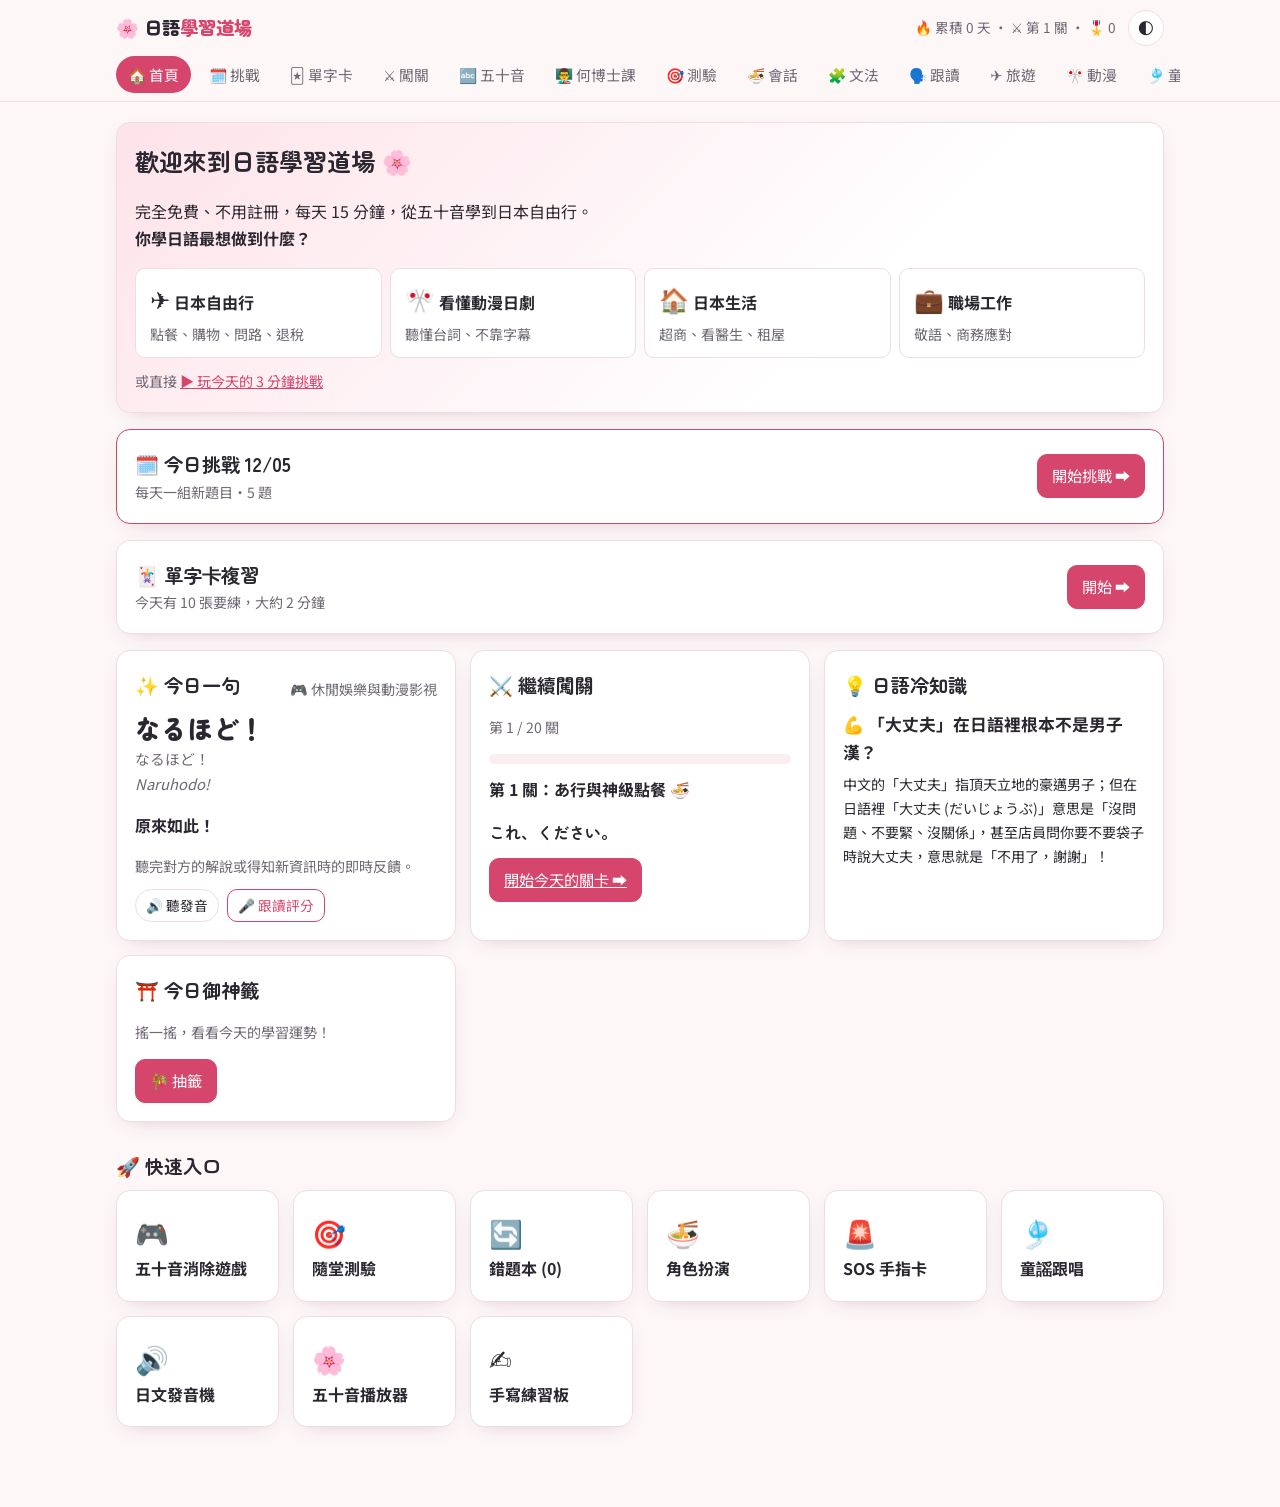
<file: docs/index.html>
<!doctype html>
<html lang="zh-TW">
<head>
  <meta charset="utf-8">
  <meta name="viewport" content="width=device-width, initial-scale=1">
  <title>日語學習道場</title>
  <meta name="description" content="完全免費、不用註冊！每天 15 分鐘，從五十音學到日本自由行：闖關、每日挑戰、發音評分、角色扮演、動漫台詞。">
  <meta name="theme-color" content="#d6456b">
  <meta property="og:type" content="website">
  <meta property="og:site_name" content="日語學習道場">
  <meta property="og:title" content="日語學習道場｜每天 15 分鐘，從五十音到日本自由行">
  <meta property="og:description" content="免費、免註冊。闖關、每日挑戰、發音評分、角色扮演，手機也能用。">
  <meta property="og:url" content="https://bkhotey4.github.io/japanese-learning/">
  <meta property="og:image" content="https://bkhotey4.github.io/japanese-learning/icons/og.png">
  <meta property="og:image:width" content="1200">
  <meta property="og:image:height" content="630">
  <meta name="twitter:card" content="summary_large_image">
  <link rel="manifest" href="manifest.webmanifest">
  <link rel="apple-touch-icon" href="icons/apple-touch-icon.png">
  <meta name="apple-mobile-web-app-capable" content="yes">
  <meta name="mobile-web-app-capable" content="yes">
  <meta name="apple-mobile-web-app-title" content="日語道場">
  <meta name="apple-mobile-web-app-status-bar-style" content="default">
  <link rel="icon" href="icons/icon-192.png">
  <link rel="preconnect" href="https://fonts.googleapis.com">
  <link rel="preconnect" href="https://fonts.gstatic.com" crossorigin>
  <link href="https://fonts.googleapis.com/css2?family=Zen+Maru+Gothic:wght@500;700;900&family=Noto+Sans+TC:wght@400;500;700&display=swap" rel="stylesheet">
  <link rel="stylesheet" href="style.css">
</head>
<body>
  <header class="topbar">
    <div class="topbar-inner">
      <a class="brand" href="#/">🌸 日語<span>學習道場</span></a>
      <span class="stat-pill" id="statPill"></span>
      <button class="btn small primary hidden" id="installBtn" title="安裝成 App">📲 安裝 App</button>
      <button class="icon-btn" id="themeBtn" title="切換深色/淺色" aria-label="切換深色/淺色">🌓</button>
    </div>
    <nav class="nav" id="nav"></nav>
  </header>
  <main id="app"></main>
  <div class="toast hidden" id="toast"></div>
  <script src="data.js"></script>
  <script src="app.js"></script>
</body>
</html>
</file>
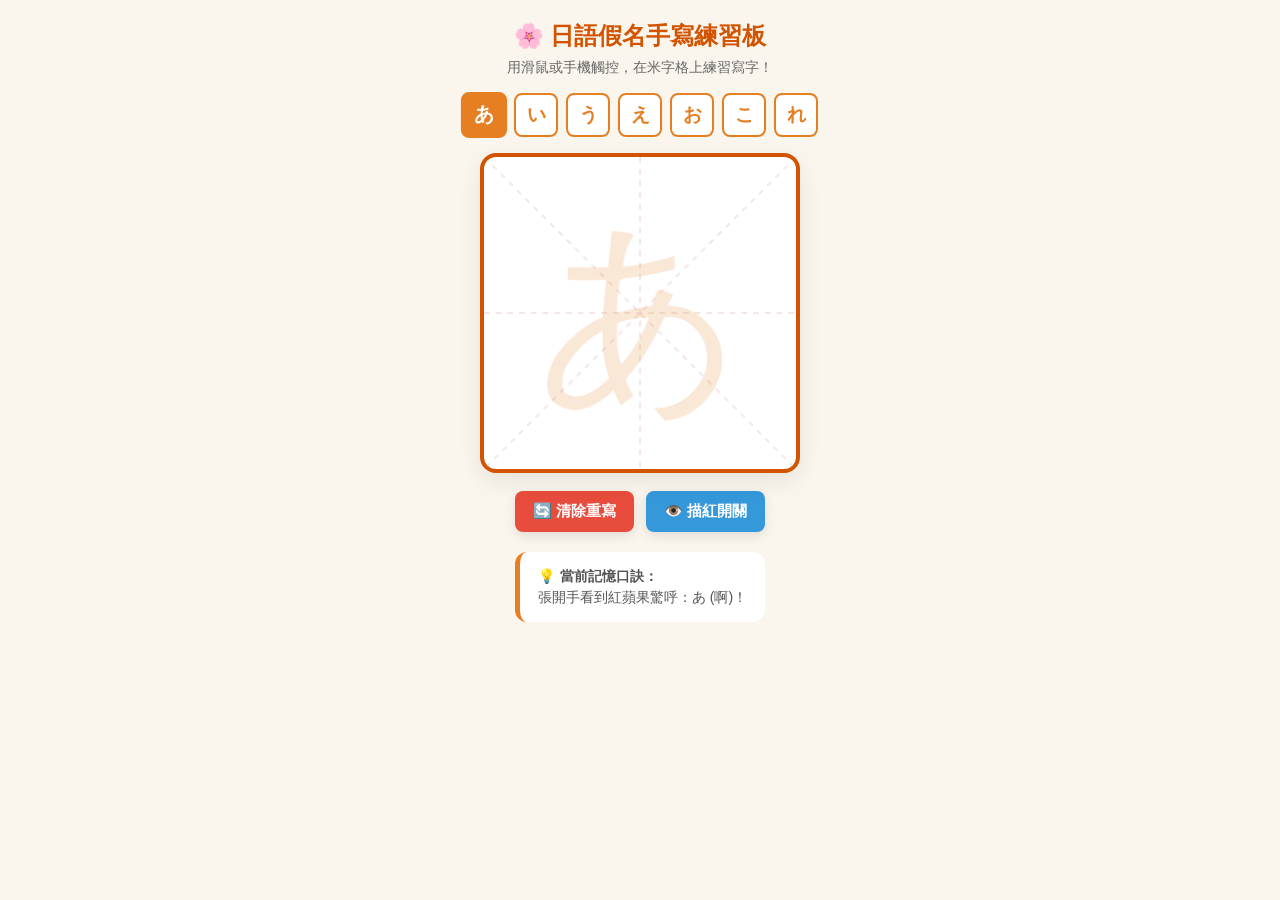
<file: handwriting.html>
<!DOCTYPE html>
<html lang="zh-TW">
<head>
  <meta charset="UTF-8">
  <meta name="viewport" content="width=device-width, initial-scale=1.0">
  <title>🌸 日語假名手寫練習板 (米字格描紅)</title>
  <style>
    * { box-sizing: border-box; margin: 0; padding: 0; }
    body {
      font-family: -apple-system, BlinkMacSystemFont, "Segoe UI", Roboto, "Hiragino Sans", sans-serif;
      background: #faf6ee;
      display: flex;
      flex-direction: column;
      align-items: center;
      min-height: 100vh;
      padding: 20px;
      color: #333;
    }
    h1 {
      font-size: 1.5rem;
      margin-bottom: 6px;
      color: #d35400;
    }
    p.sub {
      font-size: 0.9rem;
      color: #666;
      margin-bottom: 16px;
    }
    .char-picker {
      display: flex;
      gap: 8px;
      margin-bottom: 16px;
      flex-wrap: wrap;
      justify-content: center;
    }
    .char-btn {
      width: 44px;
      height: 44px;
      font-size: 1.2rem;
      border: 2px solid #e67e22;
      background: #fff;
      color: #e67e22;
      border-radius: 8px;
      cursor: pointer;
      font-weight: bold;
      transition: all 0.2s;
    }
    .char-btn.active, .char-btn:hover {
      background: #e67e22;
      color: #fff;
      transform: scale(1.05);
    }
    .board-container {
      position: relative;
      width: 320px;
      height: 320px;
      background: #fff;
      border-radius: 16px;
      box-shadow: 0 8px 24px rgba(0,0,0,0.08);
      border: 4px solid #d35400;
      overflow: hidden;
      touch-action: none;
    }
    canvas {
      position: absolute;
      top: 0;
      left: 0;
      width: 100%;
      height: 100%;
    }
    #gridCanvas { z-index: 1; pointer-events: none; }
    #drawCanvas { z-index: 2; cursor: crosshair; }
    .controls {
      display: flex;
      gap: 12px;
      margin-top: 18px;
    }
    .btn {
      padding: 10px 18px;
      font-size: 0.95rem;
      font-weight: bold;
      border: none;
      border-radius: 8px;
      cursor: pointer;
      display: flex;
      align-items: center;
      gap: 6px;
      box-shadow: 0 4px 12px rgba(0,0,0,0.1);
    }
    .btn-clear { background: #e74c3c; color: white; }
    .btn-guide { background: #3498db; color: white; }
    .btn-sound { background: #2ecc71; color: white; }
    .tip-box {
      margin-top: 20px;
      max-width: 340px;
      background: #fff;
      padding: 14px 18px;
      border-radius: 12px;
      border-left: 5px solid #e67e22;
      font-size: 0.88rem;
      line-height: 1.5;
      color: #555;
    }
  </style>
</head>
<body>

  <h1>🌸 日語假名手寫練習板</h1>
  <p class="sub">用滑鼠或手機觸控，在米字格上練習寫字！</p>

  <div class="char-picker" id="picker">
    <button class="char-btn active" data-char="あ" data-romaji="a" data-tip="張開手看到紅蘋果驚呼：あ (啊)！">あ</button>
    <button class="char-btn" data-char="い" data-romaji="i" data-tip="一長一短兩根竹子，微拉嘴角念 i。">い</button>
    <button class="char-btn" data-char="う" data-romaji="u" data-tip="上面一點，肚子微凸，嘴巴放鬆念 u。">う</button>
    <button class="char-btn" data-char="え" data-romaji="e" data-tip="像一個英文字母 Z 帶飄帶，念 e。">え</button>
    <button class="char-btn" data-char="お" data-romaji="o" data-tip="正襟危坐低頭鞠躬禮貌的人，念 o。">お</button>
    <button class="char-btn" data-char="こ" data-romaji="ko" data-tip="上下兩片漢堡麵包皮，念 ko。">こ</button>
    <button class="char-btn" data-char="れ" data-romaji="re" data-tip="昂首挺胸尾巴俏麗的白天鵝，念 re。">れ</button>
  </div>

  <div class="board-container">
    <canvas id="gridCanvas" width="320" height="320"></canvas>
    <canvas id="drawCanvas" width="320" height="320"></canvas>
  </div>

  <div class="controls">
    <button class="btn btn-clear" id="btnClear">🔄 清除重寫</button>
    <button class="btn btn-guide" id="btnGuide">👁️ 描紅開關</button>
  </div>

  <div class="tip-box" id="tipBox">
    <strong>💡 當前記憶口訣：</strong><br>
    張開手看到紅蘋果驚呼：あ (啊)！
  </div>

  <script>
    const drawCanvas = document.getElementById('drawCanvas');
    const gridCanvas = document.getElementById('gridCanvas');
    const dctx = drawCanvas.getContext('2d');
    const gctx = gridCanvas.getContext('2d');

    let showGuide = true;
    let currentChar = 'あ';
    let isDrawing = false;

    // 繪製米字格與背景描紅
    function drawBackground() {
      const w = gridCanvas.width;
      const h = gridCanvas.height;
      gctx.clearRect(0, 0, w, h);

      // 米字格虛線
      gctx.strokeStyle = '#f2dede';
      gctx.lineWidth = 1.5;
      gctx.setLineDash([6, 6]);

      // 十字線
      gctx.beginPath();
      gctx.moveTo(w / 2, 0); gctx.lineTo(w / 2, h);
      gctx.moveTo(0, h / 2); gctx.lineTo(w, h / 2);
      // 對角線
      gctx.moveTo(0, 0); gctx.lineTo(w, h);
      gctx.moveTo(w, 0); gctx.lineTo(0, h);
      gctx.stroke();
      gctx.setLineDash([]);

      // 虛線描紅文字
      if (showGuide) {
        gctx.font = '210px "Hiragino Sans", "Meiryo", "MS Gothic", sans-serif';
        gctx.fillStyle = 'rgba(230, 126, 34, 0.18)';
        gctx.textAlign = 'center';
        gctx.textBaseline = 'middle';
        gctx.fillText(currentChar, w / 2, h / 2 + 15);
      }
    }

    // 繪圖設定 (書法筆刷墨水效果)
    dctx.lineWidth = 14;
    dctx.lineCap = 'round';
    dctx.lineJoin = 'round';
    dctx.strokeStyle = '#2c3e50';

    function getPos(e) {
      const rect = drawCanvas.getBoundingClientRect();
      const clientX = e.touches ? e.touches[0].clientX : e.clientX;
      const clientY = e.touches ? e.touches[0].clientY : e.clientY;
      return {
        x: (clientX - rect.left) * (drawCanvas.width / rect.width),
        y: (clientY - rect.top) * (drawCanvas.height / rect.height)
      };
    }

    function startDraw(e) {
      isDrawing = true;
      const pos = getPos(e);
      dctx.beginPath();
      dctx.moveTo(pos.x, pos.y);
      e.preventDefault();
    }

    function moveDraw(e) {
      if (!isDrawing) return;
      const pos = getPos(e);
      dctx.lineTo(pos.x, pos.y);
      dctx.stroke();
      e.preventDefault();
    }

    function stopDraw() {
      isDrawing = false;
    }

    drawCanvas.addEventListener('mousedown', startDraw);
    drawCanvas.addEventListener('mousemove', moveDraw);
    window.addEventListener('mouseup', stopDraw);

    drawCanvas.addEventListener('touchstart', startDraw, { passive: false });
    drawCanvas.addEventListener('touchmove', moveDraw, { passive: false });
    window.addEventListener('touchend', stopDraw);

    // 清除畫布
    document.getElementById('btnClear').onclick = () => {
      dctx.clearRect(0, 0, drawCanvas.width, drawCanvas.height);
    };

    // 描紅開關
    document.getElementById('btnGuide').onclick = () => {
      showGuide = !showGuide;
      drawBackground();
    };

    // 切換假名
    const picker = document.getElementById('picker');
    const tipBox = document.getElementById('tipBox');
    picker.addEventListener('click', (e) => {
      if (e.target.classList.contains('char-btn')) {
        document.querySelectorAll('.char-btn').forEach(b => b.classList.remove('active'));
        e.target.classList.add('active');
        currentChar = e.target.dataset.char;
        tipBox.innerHTML = `<strong>💡 當前記憶口訣（${currentChar}）：</strong><br>${e.target.dataset.tip}`;
        dctx.clearRect(0, 0, drawCanvas.width, drawCanvas.height);
        drawBackground();
      }
    });

    drawBackground();
  </script>
</body>
</html>
</file>
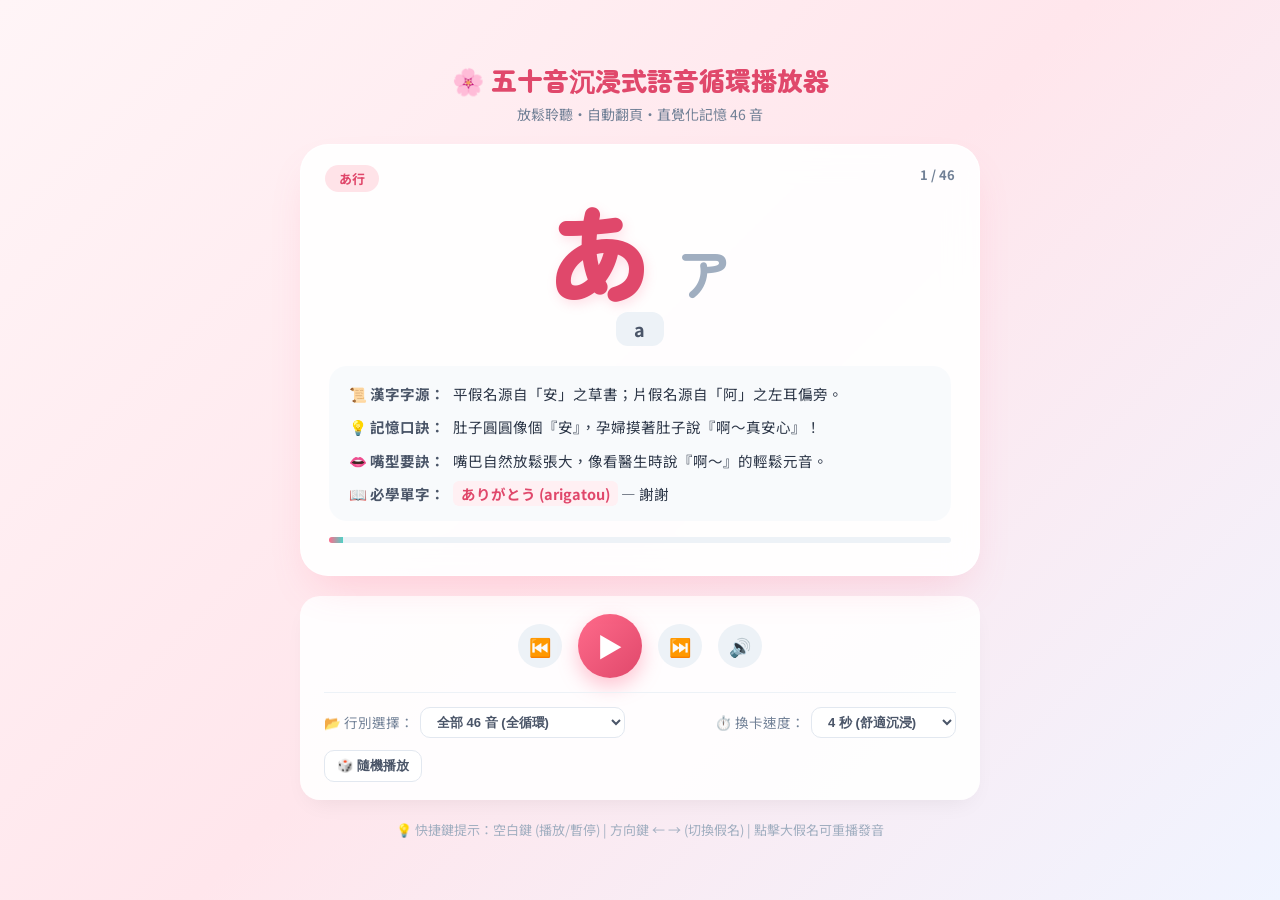
<file: kana_player.html>
<!DOCTYPE html>
<html lang="zh-TW">
<head>
  <meta charset="UTF-8">
  <meta name="viewport" content="width=device-width, initial-scale=1.0">
  <title>🌸 五十音沉浸式語音循環播放器 | Japanese Kana Player</title>
  <link rel="preconnect" href="https://fonts.googleapis.com">
  <link rel="preconnect" href="https://fonts.gstatic.com" crossorigin>
  <link href="https://fonts.googleapis.com/css2?family=Zen+Maru+Gothic:wght@400;700;900&family=Noto+Sans+TC:wght@400;500;700&display=swap" rel="stylesheet">
  <style>
    :root {
      --primary: #ff6b8b;
      --primary-dark: #e0486b;
      --bg-gradient: linear-gradient(135deg, #fff5f7 0%, #ffe6ec 50%, #f0f4ff 100%);
      --card-bg: rgba(255, 255, 255, 0.92);
      --text-main: #2d3748;
      --text-muted: #718096;
      --accent: #4fd1c5;
      --shadow: 0 20px 40px -15px rgba(255, 107, 139, 0.25);
    }

    * {
      box-sizing: border-box;
      margin: 0;
      padding: 0;
    }

    body {
      font-family: 'Noto Sans TC', sans-serif;
      background: var(--bg-gradient);
      min-height: 100vh;
      display: flex;
      flex-direction: column;
      align-items: center;
      justify-content: center;
      color: var(--text-main);
      padding: 20px;
      user-select: none;
      overflow-x: hidden;
    }

    .container {
      width: 100%;
      max-width: 680px;
      display: flex;
      flex-direction: column;
      align-items: center;
      gap: 20px;
    }

    /* Header */
    header {
      text-align: center;
    }
    header h1 {
      font-family: 'Zen Maru Gothic', sans-serif;
      font-size: 26px;
      font-weight: 900;
      color: var(--primary-dark);
      display: flex;
      align-items: center;
      justify-content: center;
      gap: 8px;
    }
    header p {
      font-size: 14px;
      color: var(--text-muted);
      margin-top: 4px;
    }

    /* Card */
    .card {
      width: 100%;
      background: var(--card-bg);
      backdrop-filter: blur(16px);
      border-radius: 28px;
      padding: 32px 28px;
      box-shadow: var(--shadow);
      border: 1px solid rgba(255, 255, 255, 0.8);
      display: flex;
      flex-direction: column;
      align-items: center;
      position: relative;
      transition: all 0.3s cubic-bezier(0.4, 0, 0.2, 1);
    }

    .card-badge {
      position: absolute;
      top: 20px;
      left: 24px;
      background: #ffe3e8;
      color: var(--primary-dark);
      padding: 4px 14px;
      border-radius: 20px;
      font-size: 13px;
      font-weight: 700;
    }

    .card-counter {
      position: absolute;
      top: 20px;
      right: 24px;
      font-size: 13px;
      font-weight: 700;
      color: var(--text-muted);
    }

    .kana-display {
      margin: 20px 0 10px 0;
      display: flex;
      align-items: baseline;
      justify-content: center;
      gap: 24px;
    }

    .hira-char {
      font-family: 'Zen Maru Gothic', sans-serif;
      font-size: 105px;
      font-weight: 900;
      color: var(--primary-dark);
      line-height: 1;
      text-shadow: 2px 4px 12px rgba(255, 107, 139, 0.2);
      cursor: pointer;
      transition: transform 0.2s;
    }
    .hira-char:hover {
      transform: scale(1.06);
    }

    .kata-char {
      font-family: 'Zen Maru Gothic', sans-serif;
      font-size: 56px;
      font-weight: 700;
      color: #a0aec0;
      line-height: 1;
    }

    .romaji-tag {
      background: #edf2f7;
      color: #4a5568;
      font-size: 18px;
      font-weight: 700;
      padding: 4px 18px;
      border-radius: 12px;
      letter-spacing: 1px;
      margin-bottom: 20px;
    }

    .details-box {
      width: 100%;
      background: rgba(247, 250, 252, 0.88);
      border-radius: 18px;
      padding: 16px 20px;
      display: flex;
      flex-direction: column;
      gap: 10px;
      font-size: 14.5px;
      line-height: 1.6;
    }

    .detail-item {
      display: flex;
      align-items: flex-start;
      gap: 8px;
    }
    .detail-label {
      font-weight: 700;
      color: #4a5568;
      min-width: 80px;
      flex-shrink: 0;
    }
    .detail-content {
      color: #2d3748;
    }

    .vocab-highlight {
      background: #fff0f3;
      color: var(--primary-dark);
      padding: 2px 8px;
      border-radius: 6px;
      font-weight: 700;
    }

    /* Progress Bar */
    .progress-track {
      width: 100%;
      height: 6px;
      background: #edf2f7;
      border-radius: 4px;
      overflow: hidden;
      margin-top: 16px;
    }
    .progress-bar {
      height: 100%;
      width: 0%;
      background: linear-gradient(90deg, var(--primary), var(--accent));
      transition: width 0.3s;
    }

    /* Controls */
    .controls-panel {
      width: 100%;
      background: var(--card-bg);
      border-radius: 20px;
      padding: 18px 24px;
      box-shadow: 0 10px 25px -10px rgba(0, 0, 0, 0.08);
      display: flex;
      flex-direction: column;
      gap: 14px;
    }

    .playback-buttons {
      display: flex;
      align-items: center;
      justify-content: center;
      gap: 16px;
    }

    .btn {
      border: none;
      outline: none;
      cursor: pointer;
      display: flex;
      align-items: center;
      justify-content: center;
      font-family: inherit;
      font-weight: 700;
      transition: all 0.2s;
    }

    .btn-main {
      width: 64px;
      height: 64px;
      border-radius: 50%;
      background: linear-gradient(135deg, var(--primary), var(--primary-dark));
      color: #fff;
      font-size: 26px;
      box-shadow: 0 8px 20px rgba(255, 107, 139, 0.4);
    }
    .btn-main:hover {
      transform: scale(1.08);
    }
    .btn-main:active {
      transform: scale(0.96);
    }

    .btn-sec {
      width: 44px;
      height: 44px;
      border-radius: 50%;
      background: #edf2f7;
      color: #4a5568;
      font-size: 18px;
    }
    .btn-sec:hover {
      background: #e2e8f0;
      transform: scale(1.06);
    }

    .options-row {
      display: flex;
      flex-wrap: wrap;
      align-items: center;
      justify-content: space-between;
      gap: 12px;
      font-size: 13.5px;
      color: var(--text-muted);
      border-top: 1px solid #edf2f7;
      padding-top: 14px;
    }

    .option-group {
      display: flex;
      align-items: center;
      gap: 6px;
    }

    select, .speed-btn {
      padding: 6px 12px;
      border-radius: 10px;
      border: 1px solid #e2e8f0;
      background: #fff;
      color: #4a5568;
      font-size: 13px;
      font-weight: 600;
      cursor: pointer;
    }

    .toggle-active {
      background: #ffe3e8 !important;
      color: var(--primary-dark) !important;
      border-color: var(--primary) !important;
    }

    footer {
      font-size: 13px;
      color: #a0aec0;
      text-align: center;
    }
  </style>
</head>
<body>
  <div class="container">
    <header>
      <h1>🌸 五十音沉浸式語音循環播放器</h1>
      <p>放鬆聆聽・自動翻頁・直覺化記憶 46 音</p>
    </header>

    <div class="card" id="card">
      <div class="card-badge" id="badge-row">あ行</div>
      <div class="card-counter" id="counter">1 / 46</div>

      <div class="kana-display">
        <div class="hira-char" id="hira" title="點擊收聽發音">あ</div>
        <div class="kata-char" id="kata">ア</div>
      </div>

      <div class="romaji-tag" id="romaji">a</div>

      <div class="details-box">
        <div class="detail-item">
          <span class="detail-label">📜 漢字字源：</span>
          <span class="detail-content" id="origin">安 (漢字草書「安」的圓潤化)</span>
        </div>
        <div class="detail-item">
          <span class="detail-label">💡 記憶口訣：</span>
          <span class="detail-content" id="mnemonic">看到紅蘋果驚呼：『啊（あ）！好甜的蘋果！』</span>
        </div>
        <div class="detail-item">
          <span class="detail-label">👄 嘴型要訣：</span>
          <span class="detail-content" id="tip">嘴型自然放鬆微張，舌頭平放，輕輕吐氣發音。</span>
        </div>
        <div class="detail-item">
          <span class="detail-label">📖 必學單字：</span>
          <span class="detail-content" id="vocab"><span class="vocab-highlight">朝 (あさ)</span> — 早晨</span>
        </div>
      </div>

      <div class="progress-track">
        <div class="progress-bar" id="progress"></div>
      </div>
    </div>

    <div class="controls-panel">
      <div class="playback-buttons">
        <button class="btn btn-sec" id="btn-prev" title="上一個 (←)">⏮️</button>
        <button class="btn btn-main" id="btn-play" title="播放/暫停 (Space)">▶️</button>
        <button class="btn btn-sec" id="btn-next" title="下一個 (→)">⏭️</button>
        <button class="btn btn-sec" id="btn-voice" title="發音開關">🔊</button>
      </div>

      <div class="options-row">
        <div class="option-group">
          <span>📂 行別選擇：</span>
          <select id="select-row">
            <option value="all">全部 46 音 (全循環)</option>
            <option value="0">あ行 (a, i, u, e, o)</option>
            <option value="5">か行 (ka, ki, ku, ke, ko)</option>
            <option value="10">さ行 (sa, shi, su, se, so)</option>
            <option value="15">た行 (ta, chi, tsu, te, to)</option>
            <option value="20">な行 (na, ni, nu, ne, no)</option>
            <option value="25">は行 (ha, hi, fu, he, ho)</option>
            <option value="30">ま行 (ma, mi, mu, me, mo)</option>
            <option value="35">や行 (ya, yu, yo)</option>
            <option value="38">ら行 (ra, ri, ru, re, ro)</option>
            <option value="43">わ行・撥音 (wa, wo, n)</option>
          </select>
        </div>

        <div class="option-group">
          <span>⏱️ 換卡速度：</span>
          <select id="select-speed">
            <option value="2500">2.5 秒 (快速衝刺)</option>
            <option value="4000" selected>4 秒 (舒適沉浸)</option>
            <option value="6000">6 秒 (深度熟記)</option>
            <option value="8000">8 秒 (慢速跟讀)</option>
          </select>
        </div>

        <div class="option-group">
          <button class="speed-btn" id="btn-shuffle" title="隨機模式">🎲 隨機播放</button>
        </div>
      </div>
    </div>

    <footer>
      💡 快捷鍵提示：空白鍵 (播放/暫停) | 方向鍵 ← → (切換假名) | 點擊大假名可重播發音
    </footer>
  </div>

  <script>
    const KANA_CARDS = [
  {
    "index": 0,
    "row": "あ行",
    "hira": "あ",
    "kata": "ア",
    "romaji": "a",
    "origin": "平假名源自「安」之草書；片假名源自「阿」之左耳偏旁。",
    "mnemonic": "肚子圓圓像個『安』，孕婦摸著肚子說『啊～真安心』！",
    "sound_tip": "嘴巴自然放鬆張大，像看醫生時說『啊～』的輕鬆元音。",
    "vocab": "ありがとう (arigatou)",
    "vocab_tw": "謝謝"
  },
  {
    "index": 1,
    "row": "あ行",
    "hira": "い",
    "kata": "イ",
    "romaji": "i",
    "origin": "平假名源自「以」之草書；片假名源自「伊」之單人旁。",
    "mnemonic": "兩根直立的吸管（以/伊），發出一（i）的聲音！",
    "sound_tip": "嘴角向左右兩側微拉，發出清晰乾淨的『一』。",
    "vocab": "いいえ (iie)",
    "vocab_tw": "不是 / 不客氣"
  },
  {
    "index": 2,
    "row": "あ行",
    "hira": "う",
    "kata": "ウ",
    "romaji": "u",
    "origin": "平假名源自「宇」之草書；片假名源自「宇」之寶蓋頭。",
    "mnemonic": "被人在肚子上捶了一拳，整個人痛苦彎腰說『嗚～』！",
    "sound_tip": "特別注意！嘴唇千萬不要向前嘟起，嘴唇放鬆微閉發音。",
    "vocab": "うどん (udon)",
    "vocab_tw": "烏龍麵"
  },
  {
    "index": 3,
    "row": "あ行",
    "hira": "え",
    "kata": "エ",
    "romaji": "e",
    "origin": "平假名源自「衣」之草書；片假名源自「江」之右半部。",
    "mnemonic": "長得像元寶的小鳥，發出『誒？』的驚訝聲！",
    "sound_tip": "嘴角自然微微張開，介於中文的『ㄝ』與『ㄟ』之間。",
    "vocab": "えき (eki)",
    "vocab_tw": "車站"
  },
  {
    "index": 4,
    "row": "あ行",
    "hira": "お",
    "kata": "オ",
    "romaji": "o",
    "origin": "平假名源自「於」之草書；片假名源自「於」之左旁偏旁。",
    "mnemonic": "皮帶繫在圓滾滾肚子上，興奮喊出『喔！』！",
    "sound_tip": "雙唇微收呈圓形，發出飽滿圓潤的『喔』。",
    "vocab": "おいしい (oishii)",
    "vocab_tw": "好吃的 / 美味"
  },
  {
    "index": 5,
    "row": "か行",
    "hira": "か",
    "kata": "カ",
    "romaji": "ka",
    "origin": "平假名源自「加」之草書；片假名源自「加」之力旁。",
    "mnemonic": "『力』字加上一點，卡（ka）住拔不出來！",
    "sound_tip": "舌根抵住軟顎後爆破，清脆短促的 ka。",
    "vocab": "かわいい (kawaii)",
    "vocab_tw": "可愛的"
  },
  {
    "index": 6,
    "row": "か行",
    "hira": "き",
    "kata": "キ",
    "romaji": "ki",
    "origin": "平假名源自「幾」之草書；片假名源自「幾」之上半。",
    "mnemonic": "兩橫一豎帶個圈，長得像一把雙齒鑰匙（Key / き）！",
    "sound_tip": "舌面貼近硬顎發出清脆俐落的 ki。",
    "vocab": "きっぷ (kippu)",
    "vocab_tw": "車票"
  },
  {
    "index": 7,
    "row": "か行",
    "hira": "く",
    "kata": "ク",
    "romaji": "ku",
    "origin": "平假名源自「久」之草書；片假名源自「久」之初筆。",
    "mnemonic": "小鳥長開尖尖嘴巴『<』，肚子餓哭（ku）著要食物！",
    "sound_tip": "嘴唇放鬆不向前突出，輕發 ku。",
    "vocab": "くち (kuchi)",
    "vocab_tw": "嘴巴 / 出口"
  },
  {
    "index": 8,
    "row": "か行",
    "hira": "け",
    "kata": "ケ",
    "romaji": "ke",
    "origin": "平假名源自「計」之草書；片假名源自「介」之初筆。",
    "mnemonic": "寶劍佩掛在木架上，等待佩劍的客（ke）人！",
    "sound_tip": "短促有力的 ke，不拖沓帶尾音。",
    "vocab": "けいさつ (keisatsu)",
    "vocab_tw": "警察"
  },
  {
    "index": 9,
    "row": "か行",
    "hira": "こ",
    "kata": "コ",
    "romaji": "ko",
    "origin": "平假名源自「己」之草書；片假名源自「己」之上半。",
    "mnemonic": "上下兩條平行線，像個開口笑的扣（ko）子！",
    "sound_tip": "圓唇發 ko，聲音落在喉腔前側。",
    "vocab": "こんにちは (konnichiwa)",
    "vocab_tw": "你好 (白天問候)"
  },
  {
    "index": 10,
    "row": "さ行",
    "hira": "さ",
    "kata": "サ",
    "romaji": "sa",
    "origin": "平假名源自「左」之草書；片假名源自「散」之初筆。",
    "mnemonic": "雙手合十，在寺廟前灑（sa）水祈福洗手！",
    "sound_tip": "舌尖靠近上齒齦發出摩擦音 sa。",
    "vocab": "さくら (sakura)",
    "vocab_tw": "櫻花"
  },
  {
    "index": 11,
    "row": "さ行",
    "hira": "し",
    "kata": "シ",
    "romaji": "shi",
    "origin": "平假名源自「之」之草書；片假名源自「之」之草書水部。",
    "mnemonic": "長得像吸（shi）管，也像釣魚時彎彎的魚鉤！",
    "sound_tip": "特別注意！不是 si，而是舌面抬起發輕柔的 shi（西/吸）。",
    "vocab": "しんかんせん (shinkansen)",
    "vocab_tw": "新幹線"
  },
  {
    "index": 12,
    "row": "さ行",
    "hira": "す",
    "kata": "ス",
    "romaji": "su",
    "origin": "平假名源自「寸」之草書；片假名源自「須」之右旁。",
    "mnemonic": "一根繩子打了個圓圈小結，吐氣如絲（su）！",
    "sound_tip": "上下齒輕合留細縫，發出細微的 su（絲）。",
    "vocab": "すし (sushi)",
    "vocab_tw": "壽司"
  },
  {
    "index": 13,
    "row": "さ行",
    "hira": "せ",
    "kata": "セ",
    "romaji": "se",
    "origin": "平假名源自「世」之草書；片假名源自「世」之初筆。",
    "mnemonic": "世界的『世』少了一筆，發音就是 se（世）！",
    "sound_tip": "嘴角微張，發音清爽俐落。",
    "vocab": "せんせい (sensei)",
    "vocab_tw": "老師"
  },
  {
    "index": 14,
    "row": "さ行",
    "hira": "そ",
    "kata": "ソ",
    "romaji": "so",
    "origin": "平假名源自「曾」之草書；片假名源自「曾」之頭兩筆。",
    "mnemonic": "連續轉彎的折線，縮（so）在一團！",
    "sound_tip": "圓唇清脆發 so。",
    "vocab": "そば (soba)",
    "vocab_tw": "蕎麥麵"
  },
  {
    "index": 15,
    "row": "た行",
    "hira": "た",
    "kata": "タ",
    "romaji": "ta",
    "origin": "平假名源自「太」之草書；片假名源自「多」之初筆。",
    "mnemonic": "長得像英文字母『ta』的合體，發音正是 ta！",
    "sound_tip": "舌尖抵上齒齦快速彈開，俐落發 ta。",
    "vocab": "たべる (taberu)",
    "vocab_tw": "吃"
  },
  {
    "index": 16,
    "row": "た行",
    "hira": "ち",
    "kata": "チ",
    "romaji": "chi",
    "origin": "平假名源自「知」之草書；片假名源自「千」。",
    "mnemonic": "長得像數字『5』，發音像中文的『七（chi）』！",
    "sound_tip": "注意！不是 ti，而是像中文『七』的 chi。",
    "vocab": "ちかてつ (chikatetsu)",
    "vocab_tw": "地下鐵"
  },
  {
    "index": 17,
    "row": "た行",
    "hira": "つ",
    "kata": "ツ",
    "romaji": "tsu",
    "origin": "平假名源自「川」之草書；片假名源自「川」之三點水。",
    "mnemonic": "像彎彎的月亮，刺（tsu）痛了黑夜！",
    "sound_tip": "重要！舌尖抵住上門牙內側，突然放氣發 tsu（疵）。",
    "vocab": "つき (tsuki)",
    "vocab_tw": "月亮"
  },
  {
    "index": 18,
    "row": "た行",
    "hira": "て",
    "kata": "テ",
    "romaji": "te",
    "origin": "平假名源自「天」之草書；片假名源自「天」之初筆。",
    "mnemonic": "長得像一隻伸出來要糖吃的小手（手 / te）！",
    "sound_tip": "舌尖彈開爆破發 te。",
    "vocab": "てがみ (tegami)",
    "vocab_tw": "書信 / 信件"
  },
  {
    "index": 19,
    "row": "た行",
    "hira": "と",
    "kata": "ト",
    "romaji": "to",
    "origin": "平假名源自「止」之草書；片假名源自「止」之初筆。",
    "mnemonic": "長得像一根刺扎進腳趾（Toe / と）！",
    "sound_tip": "圓唇乾淨發 to。",
    "vocab": "とうきょう (toukyou)",
    "vocab_tw": "東京"
  },
  {
    "index": 20,
    "row": "な行",
    "hira": "な",
    "kata": "ナ",
    "romaji": "na",
    "origin": "平假名源自「奈」之草書；片假名源自「奈」之初筆。",
    "mnemonic": "美麗的奈良（na）小鹿向你點頭要鹿仙貝！",
    "sound_tip": "鼻音微起，舌尖貼上門牙發 na。",
    "vocab": "なまえ (namae)",
    "vocab_tw": "名字"
  },
  {
    "index": 21,
    "row": "な行",
    "hira": "に",
    "kata": "ニ",
    "romaji": "ni",
    "origin": "平假名源自「仁」之草書；片假名源自漢字「二」。",
    "mnemonic": "片假名就是『二』，發音像中文的『你 (ni)』！",
    "sound_tip": "舌面貼硬顎發 ni。",
    "vocab": "にほん (nihon)",
    "vocab_tw": "日本"
  },
  {
    "index": 22,
    "row": "な行",
    "hira": "ぬ",
    "kata": "ヌ",
    "romaji": "nu",
    "origin": "平假名源自「奴」之草書；片假名源自「奴」之右旁。",
    "mnemonic": "一碗香噴噴的拉麵（Noodle / ぬ），帶個打結小圈圈！",
    "sound_tip": "雙唇放鬆不要嘟起，輕柔發 nu（奴）。",
    "vocab": "ぬいぐるみ (nuigurumi)",
    "vocab_tw": "玩偶布偶"
  },
  {
    "index": 23,
    "row": "な行",
    "hira": "ね",
    "kata": "ネ",
    "romaji": "ne",
    "origin": "平假名源自「禰」之草書；片假名源自「禰」之示字旁。",
    "mnemonic": "像一隻尾巴捲捲可愛的小貓咪（ねこ / 猫 / ne）！",
    "sound_tip": "自然發 ne（捏）。",
    "vocab": "ねこ (neko)",
    "vocab_tw": "貓咪"
  },
  {
    "index": 24,
    "row": "な行",
    "hira": "の",
    "kata": "ノ",
    "romaji": "no",
    "origin": "平假名源自「乃」之草書；片假名源自「乃」之左撇。",
    "mnemonic": "一筆畫畫個禁止通行圓圈（NO / の），超好記！",
    "sound_tip": "圓唇發 no，聲線溫柔。",
    "vocab": "のみもの (nomimono)",
    "vocab_tw": "飲料"
  },
  {
    "index": 25,
    "row": "は行",
    "hira": "は",
    "kata": "ハ",
    "romaji": "ha",
    "origin": "平假名源自「波」之草書；片假名源自漢字「八」。",
    "mnemonic": "開心時哈哈（ha）大笑！作為主題助詞時唸 wa！",
    "sound_tip": "喉頭微開氣音 ha。注意作為主題助詞時發 wa 音。",
    "vocab": "はい (hai)",
    "vocab_tw": "是的"
  },
  {
    "index": 26,
    "row": "は行",
    "hira": "ひ",
    "kata": "ヒ",
    "romaji": "hi",
    "origin": "平假名源自「比」之草書；片假名源自「比」之右旁。",
    "mnemonic": "長得像一張裂開傻笑的嘴臉（He-he / ひひ）！",
    "sound_tip": "舌面貼近硬顎擦出微弱氣流，介於『希』與『西』。",
    "vocab": "ひこうき (hikouki)",
    "vocab_tw": "飛機"
  },
  {
    "index": 27,
    "row": "は行",
    "hira": "ふ",
    "kata": "フ",
    "romaji": "fu",
    "origin": "平假名源自「不」之草書；片假名源自「不」之初筆。",
    "mnemonic": "富士山（Fujisan / ふ）頭頂冒出雪花與火花！",
    "sound_tip": "千萬不要咬下唇！上下唇微合留小縫，輕輕吹氣發 fu。",
    "vocab": "ふじさん (fujisan)",
    "vocab_tw": "富士山"
  },
  {
    "index": 28,
    "row": "は行",
    "hira": "へ",
    "kata": "ヘ",
    "romaji": "he",
    "origin": "平假名與片假名皆源自草書「部」之右旁。",
    "mnemonic": "平假名與片假名長得完全一樣！像一座尖尖屋頂（へ）！",
    "sound_tip": "氣流穿過喉部發 he。作為方向助詞時唸 e。",
    "vocab": "へや (heya)",
    "vocab_tw": "房間"
  },
  {
    "index": 29,
    "row": "は行",
    "hira": "ほ",
    "kata": "ホ",
    "romaji": "ho",
    "origin": "平假名源自「保」之草書；片假名源自「保」之右旁。",
    "mnemonic": "戴了一頂平平的帽子，乖乖在後（ho）面排隊！",
    "sound_tip": "圓唇清爽發 ho。",
    "vocab": "ホテル (hoteru)",
    "vocab_tw": "飯店 / 旅館"
  },
  {
    "index": 30,
    "row": "ま行",
    "hira": "ま",
    "kata": "マ",
    "romaji": "ma",
    "origin": "平假名源自「末」之草書；片假名源自「末」之上兩筆。",
    "mnemonic": "兩條橫線一個圈，媽媽（ma）摸摸小寶貝的頭！",
    "sound_tip": "雙唇微合鼻音爆破發 ma。",
    "vocab": "また (mata)",
    "vocab_tw": "再 / 下次"
  },
  {
    "index": 31,
    "row": "ま行",
    "hira": "み",
    "kata": "ミ",
    "romaji": "mi",
    "origin": "平假名源自「美」之草書；片假名源自漢字「三」。",
    "mnemonic": "長得像數字『21』，看到美食眼睛瞇瞇笑（mi）！",
    "sound_tip": "雙唇閉合發 mi。",
    "vocab": "みず (mizu)",
    "vocab_tw": "水"
  },
  {
    "index": 32,
    "row": "ま行",
    "hira": "む",
    "kata": "ム",
    "romaji": "mu",
    "origin": "平假名源自「武」之草書；片假名源自「牟」之初筆。",
    "mnemonic": "像一頭牛轉頭伸出尾巴，發出『哞～（mu）』的叫聲！",
    "sound_tip": "雙唇放鬆輕發 mu。",
    "vocab": "むすめ (musume)",
    "vocab_tw": "女兒"
  },
  {
    "index": 33,
    "row": "ま行",
    "hira": "め",
    "kata": "メ",
    "romaji": "me",
    "origin": "平假名源自「女」之草書；片假名源自「女」之末兩筆。",
    "mnemonic": "像一隻美麗的眼睛（目 / me），注意右下角不打結圈圈！",
    "sound_tip": "嘴角自然放鬆發 me（妹）。",
    "vocab": "めがね (megane)",
    "vocab_tw": "眼鏡"
  },
  {
    "index": 34,
    "row": "ま行",
    "hira": "も",
    "kata": "モ",
    "romaji": "mo",
    "origin": "平假名源自「毛」之草書；片假名源自「毛」之初三筆。",
    "mnemonic": "長得像毛（mo）髮的草書，也是撈金魚的魚鉤！",
    "sound_tip": "雙唇閉合微爆發 mo。",
    "vocab": "もっと (motto)",
    "vocab_tw": "更多 / 更加"
  },
  {
    "index": 35,
    "row": "や行",
    "hira": "や",
    "kata": "ヤ",
    "romaji": "ya",
    "origin": "平假名源自「也」之草書；片假名源自「也」之初筆。",
    "mnemonic": "拍照時比出勝利剪刀手『耶（ya）』！",
    "sound_tip": "舌面快速滑向元音 a 發 ya。",
    "vocab": "やすみ (yasumi)",
    "vocab_tw": "休息 / 假期"
  },
  {
    "index": 36,
    "row": "や行",
    "hira": "ゆ",
    "kata": "ユ",
    "romaji": "yu",
    "origin": "平假名源自「由」之草書；片假名源自「由」之初筆。",
    "mnemonic": "一隻姿態優雅（yu）游水的小熱帶魚！",
    "sound_tip": "舌面向硬顎滑動發 yu（優）。",
    "vocab": "ゆき (yuki)",
    "vocab_tw": "雪"
  },
  {
    "index": 37,
    "row": "や行",
    "hira": "よ",
    "kata": "ヨ",
    "romaji": "yo",
    "origin": "平假名源自「与」之草書；片假名源自「与」之初筆。",
    "mnemonic": "像吊車勾起重物，嗨唷（yo）一聲拉上來！",
    "sound_tip": "圓唇發 yo（唷）。",
    "vocab": "ようこそ (youkoso)",
    "vocab_tw": "歡迎光臨"
  },
  {
    "index": 38,
    "row": "ら行",
    "hira": "ら",
    "kata": "ラ",
    "romaji": "ra",
    "origin": "平假名源自「良」之草書；片假名源自「良」之初筆。",
    "mnemonic": "一個人在溫泉裡舒暢泡湯，大呼好爽啦（ra）！",
    "sound_tip": "絕非捲舌音！舌尖輕彈上齒齦發 la/da。",
    "vocab": "ラーメン (rāmen)",
    "vocab_tw": "拉麵"
  },
  {
    "index": 39,
    "row": "ら行",
    "hira": "り",
    "kata": "リ",
    "romaji": "ri",
    "origin": "平假名源自「利」之草書；片假名源自「利」之右旁。",
    "mnemonic": "兩條俐落垂直線，右長左短，俐（ri）落清秀！",
    "sound_tip": "舌尖輕彈發 li。",
    "vocab": "りんご (ringo)",
    "vocab_tw": "蘋果"
  },
  {
    "index": 40,
    "row": "ら行",
    "hira": "る",
    "kata": "ル",
    "romaji": "ru",
    "origin": "平假名源自「留」之草書；片假名源自「流」之末兩筆。",
    "mnemonic": "尾巴捲起一個小圈圈，抓住了一隻嚕（ru）嚕米！",
    "sound_tip": "舌尖輕彈發 lu。",
    "vocab": "るす (rusu)",
    "vocab_tw": "不在家 / 留守"
  },
  {
    "index": 41,
    "row": "ら行",
    "hira": "れ",
    "kata": "レ",
    "romaji": "re",
    "origin": "平假名源自「礼」之草書；片假名源自「礼」之右旁。",
    "mnemonic": "向神明躬身敬禮（礼 / re），尾巴往右外翹！",
    "sound_tip": "舌尖輕彈發 le。",
    "vocab": "れすとらん (resutoran)",
    "vocab_tw": "餐廳 (西式)"
  },
  {
    "index": 42,
    "row": "ら行",
    "hira": "ろ",
    "kata": "ロ",
    "romaji": "ro",
    "origin": "平假名源自「呂」之草書；片假名源自「呂」之上方口。",
    "mnemonic": "長得像數字『3』，尾巴不打結，一路順風（ro）！",
    "sound_tip": "舌尖輕彈發 lo。",
    "vocab": "ろく (roku)",
    "vocab_tw": "數字六"
  },
  {
    "index": 43,
    "row": "わ行",
    "hira": "わ",
    "kata": "ワ",
    "romaji": "wa",
    "origin": "平假名源自「和」之草書；片假名源自「和」之口旁。",
    "mnemonic": "大白鵝伸長脖子哇（wa）一聲！",
    "sound_tip": "圓唇滑向元音 a 發 wa（哇）。",
    "vocab": "わたし (watashi)",
    "vocab_tw": "我"
  },
  {
    "index": 44,
    "row": "わ行",
    "hira": "を",
    "kata": "ヲ",
    "romaji": "wo (o)",
    "origin": "平假名源自「遠」之草書；片假名源自「井」之初筆。",
    "mnemonic": "一個人在雪地空中飛躍，哇喔（wo）一聲！",
    "sound_tip": "只作為受詞助詞使用，現代發音同『お (o)』。",
    "vocab": "みず を のむ (mizu o nomu)",
    "vocab_tw": "喝水"
  },
  {
    "index": 45,
    "row": "わ行",
    "hira": "ん",
    "kata": "ン",
    "romaji": "n",
    "origin": "平假名源自「无」之草書；片假名源自「尓」之草書。",
    "mnemonic": "長得像英文字母『n』，發出鼻音『嗯（n）』！",
    "sound_tip": "鼻音撥音，在日語中佔一整拍！",
    "vocab": "にほん (nihon)",
    "vocab_tw": "日本"
  }
];

    let currentIndex = 0;
    let isPlaying = false;
    let intervalTimer = null;
    let voiceEnabled = true;
    let isShuffle = false;
    let filterRow = 'all';

    // Elements
    const badgeRow = document.getElementById('badge-row');
    const counter = document.getElementById('counter');
    const hira = document.getElementById('hira');
    const kata = document.getElementById('kata');
    const romaji = document.getElementById('romaji');
    const origin = document.getElementById('origin');
    const mnemonic = document.getElementById('mnemonic');
    const tip = document.getElementById('tip');
    const vocab = document.getElementById('vocab');
    const progress = document.getElementById('progress');

    const btnPlay = document.getElementById('btn-play');
    const btnPrev = document.getElementById('btn-prev');
    const btnNext = document.getElementById('btn-next');
    const btnVoice = document.getElementById('btn-voice');
    const btnShuffle = document.getElementById('btn-shuffle');
    const selectRow = document.getElementById('select-row');
    const selectSpeed = document.getElementById('select-speed');

    function getFilteredIndices() {
      if (filterRow === 'all') {
        return KANA_CARDS.map((_, i) => i);
      }
      const start = parseInt(filterRow, 10);
      let count = 5;
      if (start === 35) count = 3; // ya
      if (start === 38) count = 5; // ra
      if (start === 43) count = 3; // wa
      return Array.from({ length: count }, (_, i) => start + i);
    }

    function renderCard(index) {
      const card = KANA_CARDS[index];
      if (!card) return;

      badgeRow.textContent = card.row;
      counter.textContent = `${index + 1} / ${KANA_CARDS.length}`;
      hira.textContent = card.hira;
      kata.textContent = card.kata;
      romaji.textContent = card.romaji;
      origin.textContent = card.origin;
      mnemonic.textContent = card.mnemonic;
      tip.textContent = card.sound_tip;
      vocab.innerHTML = `<span class="vocab-highlight">${card.vocab}</span> — ${card.vocab_tw}`;

      const pct = ((index + 1) / KANA_CARDS.length) * 100;
      progress.style.width = `${pct}%`;

      if (voiceEnabled) {
        speakKana(card.hira);
      }
    }

    function speakKana(text) {
      if (!('speechSynthesis' in window)) return;
      window.speechSynthesis.cancel();
      const utter = new SpeechSynthesisUtterance(text);
      utter.lang = 'ja-JP';
      utter.rate = 0.85;
      utter.pitch = 1.0;
      window.speechSynthesis.speak(utter);
    }

    function nextCard() {
      const indices = getFilteredIndices();
      if (isShuffle) {
        currentIndex = indices[Math.floor(Math.random() * indices.length)];
      } else {
        const pos = indices.indexOf(currentIndex);
        if (pos === -1 || pos >= indices.length - 1) {
          currentIndex = indices[0];
        } else {
          currentIndex = indices[pos + 1];
        }
      }
      renderCard(currentIndex);
    }

    function prevCard() {
      const indices = getFilteredIndices();
      const pos = indices.indexOf(currentIndex);
      if (pos <= 0) {
        currentIndex = indices[indices.length - 1];
      } else {
        currentIndex = indices[pos - 1];
      }
      renderCard(currentIndex);
    }

    function togglePlay() {
      isPlaying = !isPlaying;
      if (isPlaying) {
        btnPlay.textContent = '⏸️';
        btnPlay.classList.add('toggle-active');
        startTimer();
      } else {
        btnPlay.textContent = '▶️';
        btnPlay.classList.remove('toggle-active');
        clearInterval(intervalTimer);
      }
    }

    function startTimer() {
      clearInterval(intervalTimer);
      const speed = parseInt(selectSpeed.value, 10) || 4000;
      intervalTimer = setInterval(() => {
        nextCard();
      }, speed);
    }

    // Event Listeners
    btnPlay.addEventListener('click', togglePlay);
    btnNext.addEventListener('click', () => {
      nextCard();
      if (isPlaying) startTimer();
    });
    btnPrev.addEventListener('click', () => {
      prevCard();
      if (isPlaying) startTimer();
    });

    btnVoice.addEventListener('click', () => {
      voiceEnabled = !voiceEnabled;
      btnVoice.textContent = voiceEnabled ? '🔊' : '🔇';
      if (voiceEnabled) speakKana(KANA_CARDS[currentIndex].hira);
    });

    btnShuffle.addEventListener('click', () => {
      isShuffle = !isShuffle;
      btnShuffle.classList.toggle('toggle-active', isShuffle);
    });

    selectRow.addEventListener('change', (e) => {
      filterRow = e.target.value;
      const indices = getFilteredIndices();
      currentIndex = indices[0];
      renderCard(currentIndex);
      if (isPlaying) startTimer();
    });

    selectSpeed.addEventListener('change', () => {
      if (isPlaying) startTimer();
    });

    hira.addEventListener('click', () => {
      speakKana(KANA_CARDS[currentIndex].hira);
    });

    // Keyboard Shortcuts
    document.addEventListener('keydown', (e) => {
      if (e.code === 'Space') {
        e.preventDefault();
        togglePlay();
      } else if (e.code === 'ArrowRight') {
        nextCard();
        if (isPlaying) startTimer();
      } else if (e.code === 'ArrowLeft') {
        prevCard();
        if (isPlaying) startTimer();
      }
    });

    // Init
    renderCard(0);
  </script>
</body>
</html>
</file>
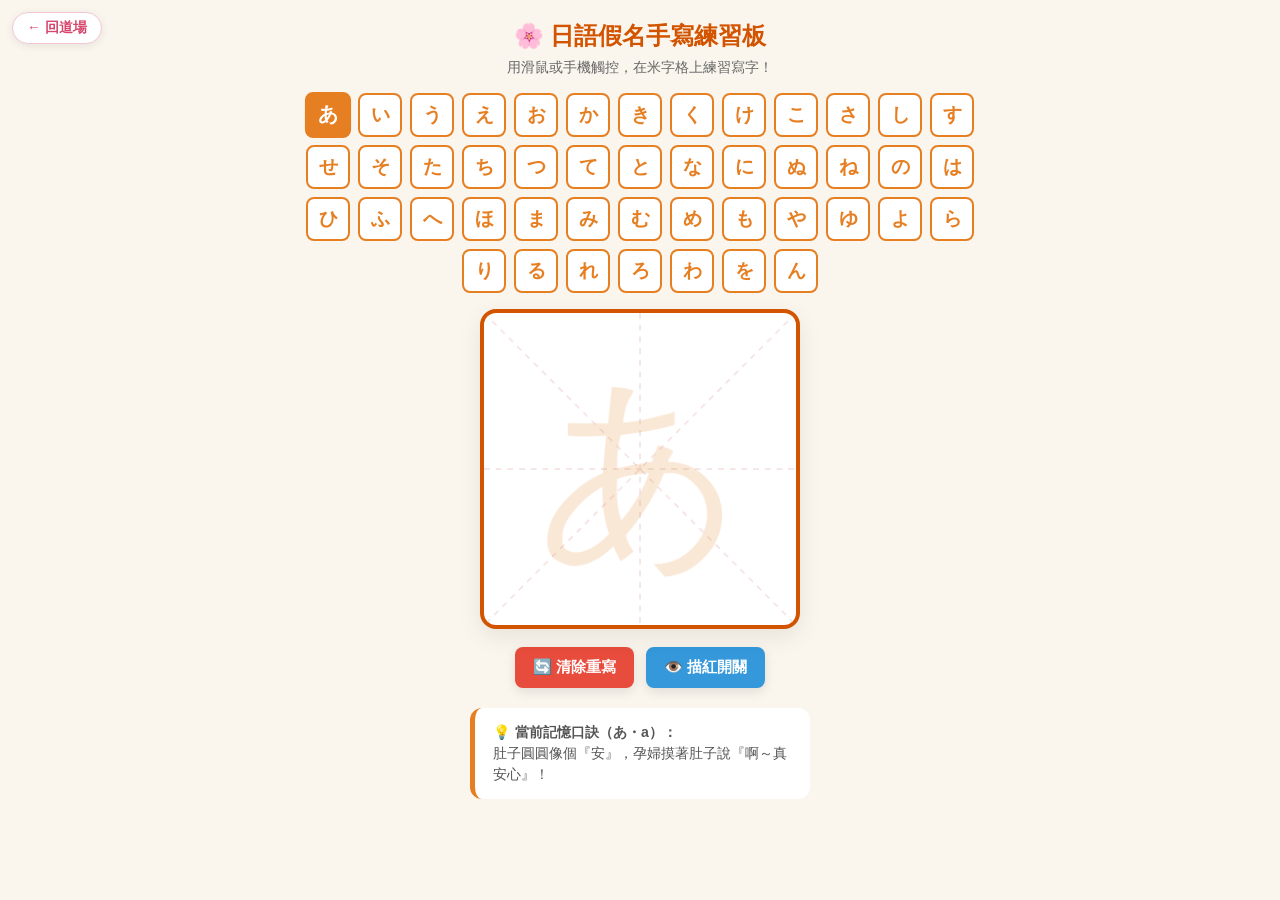
<file: docs/handwriting.html>
<!DOCTYPE html>
<html lang="zh-TW">
<head>
  <meta charset="UTF-8">
  <meta name="viewport" content="width=device-width, initial-scale=1.0">
  <title>🌸 日語假名手寫練習板 (米字格描紅)</title>
  <style>
    * { box-sizing: border-box; margin: 0; padding: 0; }
    body {
      font-family: -apple-system, BlinkMacSystemFont, "Segoe UI", Roboto, "Hiragino Sans", sans-serif;
      background: #faf6ee;
      display: flex;
      flex-direction: column;
      align-items: center;
      min-height: 100vh;
      padding: 20px;
      color: #333;
    }
    h1 {
      font-size: 1.5rem;
      margin-bottom: 6px;
      color: #d35400;
    }
    p.sub {
      font-size: 0.9rem;
      color: #666;
      margin-bottom: 16px;
    }
    .char-picker {
      display: flex;
      gap: 8px;
      max-width: 680px;
      margin: 0 auto 16px;
      flex-wrap: wrap;
      justify-content: center;
    }
    .char-btn {
      width: 44px;
      height: 44px;
      font-size: 1.2rem;
      border: 2px solid #e67e22;
      background: #fff;
      color: #e67e22;
      border-radius: 8px;
      cursor: pointer;
      font-weight: bold;
      transition: all 0.2s;
    }
    .char-btn.active, .char-btn:hover {
      background: #e67e22;
      color: #fff;
      transform: scale(1.05);
    }
    .board-container {
      position: relative;
      width: 320px;
      height: 320px;
      background: #fff;
      border-radius: 16px;
      box-shadow: 0 8px 24px rgba(0,0,0,0.08);
      border: 4px solid #d35400;
      overflow: hidden;
      touch-action: none;
    }
    canvas {
      position: absolute;
      top: 0;
      left: 0;
      width: 100%;
      height: 100%;
    }
    #gridCanvas { z-index: 1; pointer-events: none; }
    #drawCanvas { z-index: 2; cursor: crosshair; }
    .controls {
      display: flex;
      gap: 12px;
      margin-top: 18px;
    }
    .btn {
      padding: 10px 18px;
      font-size: 0.95rem;
      font-weight: bold;
      border: none;
      border-radius: 8px;
      cursor: pointer;
      display: flex;
      align-items: center;
      gap: 6px;
      box-shadow: 0 4px 12px rgba(0,0,0,0.1);
    }
    .btn-clear { background: #e74c3c; color: white; }
    .btn-guide { background: #3498db; color: white; }
    .btn-sound { background: #2ecc71; color: white; }
    .tip-box {
      margin-top: 20px;
      max-width: 340px;
      background: #fff;
      padding: 14px 18px;
      border-radius: 12px;
      border-left: 5px solid #e67e22;
      font-size: 0.88rem;
      line-height: 1.5;
      color: #555;
    }
  </style>
</head>
<body>
  <a href="./#/kana" style="position:fixed;top:12px;left:12px;z-index:99;background:#fff;color:#d6456b;border:1px solid #f0c8d4;border-radius:999px;padding:6px 14px;font:600 14px sans-serif;text-decoration:none;box-shadow:0 2px 8px rgba(0,0,0,.08)">← 回道場</a>

  <h1>🌸 日語假名手寫練習板</h1>
  <p class="sub">用滑鼠或手機觸控，在米字格上練習寫字！</p>

  <div class="char-picker" id="picker"></div>

  <div class="board-container">
    <canvas id="gridCanvas" width="320" height="320"></canvas>
    <canvas id="drawCanvas" width="320" height="320"></canvas>
  </div>

  <div class="controls">
    <button class="btn btn-clear" id="btnClear">🔄 清除重寫</button>
    <button class="btn btn-guide" id="btnGuide">👁️ 描紅開關</button>
  </div>

  <div class="tip-box" id="tipBox"></div>

  <script src="data.js"></script>
  <script>
    // 假名與記憶口訣跟主站共用 data.js（由 data/kana_data.py 產生），不在這裡另存一份
    const KANA_CARDS = window.JP_DATA.kanaCards;
    const drawCanvas = document.getElementById('drawCanvas');
    const gridCanvas = document.getElementById('gridCanvas');
    const dctx = drawCanvas.getContext('2d');
    const gctx = gridCanvas.getContext('2d');

    let showGuide = true;
    let currentChar = KANA_CARDS[0].hira;
    let isDrawing = false;

    // 繪製米字格與背景描紅
    function drawBackground() {
      const w = gridCanvas.width;
      const h = gridCanvas.height;
      gctx.clearRect(0, 0, w, h);

      // 米字格虛線
      gctx.strokeStyle = '#f2dede';
      gctx.lineWidth = 1.5;
      gctx.setLineDash([6, 6]);

      // 十字線
      gctx.beginPath();
      gctx.moveTo(w / 2, 0); gctx.lineTo(w / 2, h);
      gctx.moveTo(0, h / 2); gctx.lineTo(w, h / 2);
      // 對角線
      gctx.moveTo(0, 0); gctx.lineTo(w, h);
      gctx.moveTo(w, 0); gctx.lineTo(0, h);
      gctx.stroke();
      gctx.setLineDash([]);

      // 虛線描紅文字
      if (showGuide) {
        gctx.font = '210px "Hiragino Sans", "Meiryo", "MS Gothic", sans-serif';
        gctx.fillStyle = 'rgba(230, 126, 34, 0.18)';
        gctx.textAlign = 'center';
        gctx.textBaseline = 'middle';
        gctx.fillText(currentChar, w / 2, h / 2 + 15);
      }
    }

    // 繪圖設定 (書法筆刷墨水效果)
    dctx.lineWidth = 14;
    dctx.lineCap = 'round';
    dctx.lineJoin = 'round';
    dctx.strokeStyle = '#2c3e50';

    function getPos(e) {
      const rect = drawCanvas.getBoundingClientRect();
      const clientX = e.touches ? e.touches[0].clientX : e.clientX;
      const clientY = e.touches ? e.touches[0].clientY : e.clientY;
      return {
        x: (clientX - rect.left) * (drawCanvas.width / rect.width),
        y: (clientY - rect.top) * (drawCanvas.height / rect.height)
      };
    }

    function startDraw(e) {
      isDrawing = true;
      const pos = getPos(e);
      dctx.beginPath();
      dctx.moveTo(pos.x, pos.y);
      e.preventDefault();
    }

    function moveDraw(e) {
      if (!isDrawing) return;
      const pos = getPos(e);
      dctx.lineTo(pos.x, pos.y);
      dctx.stroke();
      e.preventDefault();
    }

    function stopDraw() {
      isDrawing = false;
    }

    drawCanvas.addEventListener('mousedown', startDraw);
    drawCanvas.addEventListener('mousemove', moveDraw);
    window.addEventListener('mouseup', stopDraw);

    drawCanvas.addEventListener('touchstart', startDraw, { passive: false });
    drawCanvas.addEventListener('touchmove', moveDraw, { passive: false });
    window.addEventListener('touchend', stopDraw);

    // 清除畫布
    document.getElementById('btnClear').onclick = () => {
      dctx.clearRect(0, 0, drawCanvas.width, drawCanvas.height);
    };

    // 描紅開關
    document.getElementById('btnGuide').onclick = () => {
      showGuide = !showGuide;
      drawBackground();
    };

    // 切換假名
    const picker = document.getElementById('picker');
    const tipBox = document.getElementById('tipBox');
    function showTip(card) {
      tipBox.replaceChildren();
      const head = document.createElement('strong');
      head.textContent = `💡 當前記憶口訣（${card.hira}・${card.romaji}）：`;
      tipBox.append(head, document.createElement('br'), card.mnemonic);
    }
    KANA_CARDS.forEach((card, i) => {
      const b = document.createElement('button');
      b.className = 'char-btn' + (i === 0 ? ' active' : '');
      b.textContent = card.hira;
      b.dataset.i = i;
      b.title = card.romaji;
      picker.appendChild(b);
    });
    showTip(KANA_CARDS[0]);
    picker.addEventListener('click', (e) => {
      if (e.target.classList.contains('char-btn')) {
        document.querySelectorAll('.char-btn').forEach(b => b.classList.remove('active'));
        e.target.classList.add('active');
        const card = KANA_CARDS[Number(e.target.dataset.i)];
        currentChar = card.hira;
        showTip(card);
        dctx.clearRect(0, 0, drawCanvas.width, drawCanvas.height);
        drawBackground();
      }
    });

    drawBackground();
  </script>
</body>
</html>
</file>
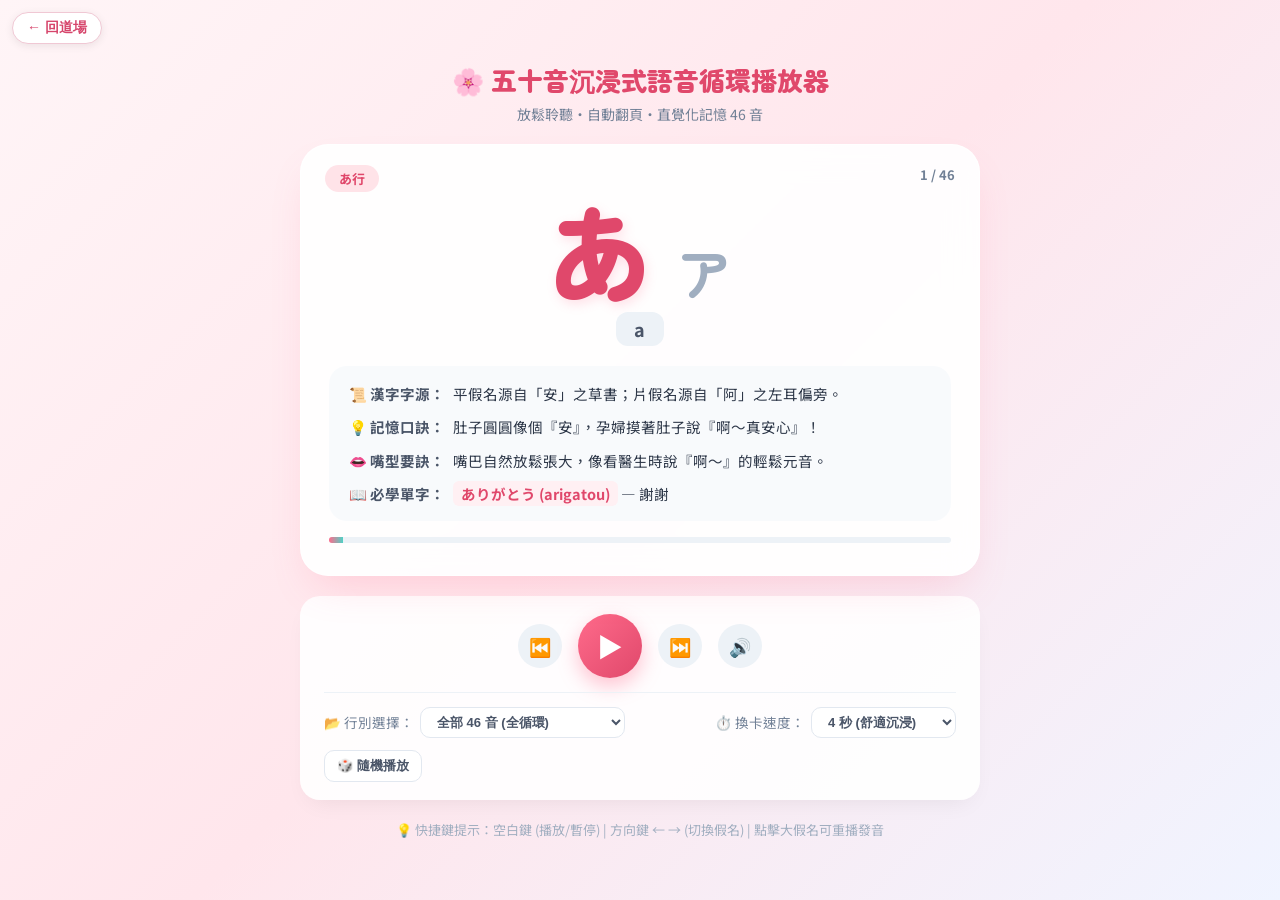
<file: docs/kana_player.html>
<!DOCTYPE html>
<html lang="zh-TW">
<head>
  <meta charset="UTF-8">
  <meta name="viewport" content="width=device-width, initial-scale=1.0">
  <title>🌸 五十音沉浸式語音循環播放器 | Japanese Kana Player</title>
  <link rel="preconnect" href="https://fonts.googleapis.com">
  <link rel="preconnect" href="https://fonts.gstatic.com" crossorigin>
  <link href="https://fonts.googleapis.com/css2?family=Zen+Maru+Gothic:wght@400;700;900&family=Noto+Sans+TC:wght@400;500;700&display=swap" rel="stylesheet">
  <style>
    :root {
      --primary: #ff6b8b;
      --primary-dark: #e0486b;
      --bg-gradient: linear-gradient(135deg, #fff5f7 0%, #ffe6ec 50%, #f0f4ff 100%);
      --card-bg: rgba(255, 255, 255, 0.92);
      --text-main: #2d3748;
      --text-muted: #718096;
      --accent: #4fd1c5;
      --shadow: 0 20px 40px -15px rgba(255, 107, 139, 0.25);
    }

    * {
      box-sizing: border-box;
      margin: 0;
      padding: 0;
    }

    body {
      font-family: 'Noto Sans TC', sans-serif;
      background: var(--bg-gradient);
      min-height: 100vh;
      display: flex;
      flex-direction: column;
      align-items: center;
      justify-content: center;
      color: var(--text-main);
      padding: 20px;
      user-select: none;
      overflow-x: hidden;
    }

    .container {
      width: 100%;
      max-width: 680px;
      display: flex;
      flex-direction: column;
      align-items: center;
      gap: 20px;
    }

    /* Header */
    header {
      text-align: center;
    }
    header h1 {
      font-family: 'Zen Maru Gothic', sans-serif;
      font-size: 26px;
      font-weight: 900;
      color: var(--primary-dark);
      display: flex;
      align-items: center;
      justify-content: center;
      gap: 8px;
    }
    header p {
      font-size: 14px;
      color: var(--text-muted);
      margin-top: 4px;
    }

    /* Card */
    .card {
      width: 100%;
      background: var(--card-bg);
      backdrop-filter: blur(16px);
      border-radius: 28px;
      padding: 32px 28px;
      box-shadow: var(--shadow);
      border: 1px solid rgba(255, 255, 255, 0.8);
      display: flex;
      flex-direction: column;
      align-items: center;
      position: relative;
      transition: all 0.3s cubic-bezier(0.4, 0, 0.2, 1);
    }

    .card-badge {
      position: absolute;
      top: 20px;
      left: 24px;
      background: #ffe3e8;
      color: var(--primary-dark);
      padding: 4px 14px;
      border-radius: 20px;
      font-size: 13px;
      font-weight: 700;
    }

    .card-counter {
      position: absolute;
      top: 20px;
      right: 24px;
      font-size: 13px;
      font-weight: 700;
      color: var(--text-muted);
    }

    .kana-display {
      margin: 20px 0 10px 0;
      display: flex;
      align-items: baseline;
      justify-content: center;
      gap: 24px;
    }

    .hira-char {
      font-family: 'Zen Maru Gothic', sans-serif;
      font-size: 105px;
      font-weight: 900;
      color: var(--primary-dark);
      line-height: 1;
      text-shadow: 2px 4px 12px rgba(255, 107, 139, 0.2);
      cursor: pointer;
      transition: transform 0.2s;
    }
    .hira-char:hover {
      transform: scale(1.06);
    }

    .kata-char {
      font-family: 'Zen Maru Gothic', sans-serif;
      font-size: 56px;
      font-weight: 700;
      color: #a0aec0;
      line-height: 1;
    }

    .romaji-tag {
      background: #edf2f7;
      color: #4a5568;
      font-size: 18px;
      font-weight: 700;
      padding: 4px 18px;
      border-radius: 12px;
      letter-spacing: 1px;
      margin-bottom: 20px;
    }

    .details-box {
      width: 100%;
      background: rgba(247, 250, 252, 0.88);
      border-radius: 18px;
      padding: 16px 20px;
      display: flex;
      flex-direction: column;
      gap: 10px;
      font-size: 14.5px;
      line-height: 1.6;
    }

    .detail-item {
      display: flex;
      align-items: flex-start;
      gap: 8px;
    }
    .detail-label {
      font-weight: 700;
      color: #4a5568;
      min-width: 80px;
      flex-shrink: 0;
    }
    .detail-content {
      color: #2d3748;
    }

    .vocab-highlight {
      background: #fff0f3;
      color: var(--primary-dark);
      padding: 2px 8px;
      border-radius: 6px;
      font-weight: 700;
    }

    /* Progress Bar */
    .progress-track {
      width: 100%;
      height: 6px;
      background: #edf2f7;
      border-radius: 4px;
      overflow: hidden;
      margin-top: 16px;
    }
    .progress-bar {
      height: 100%;
      width: 0%;
      background: linear-gradient(90deg, var(--primary), var(--accent));
      transition: width 0.3s;
    }

    /* Controls */
    .controls-panel {
      width: 100%;
      background: var(--card-bg);
      border-radius: 20px;
      padding: 18px 24px;
      box-shadow: 0 10px 25px -10px rgba(0, 0, 0, 0.08);
      display: flex;
      flex-direction: column;
      gap: 14px;
    }

    .playback-buttons {
      display: flex;
      align-items: center;
      justify-content: center;
      gap: 16px;
    }

    .btn {
      border: none;
      outline: none;
      cursor: pointer;
      display: flex;
      align-items: center;
      justify-content: center;
      font-family: inherit;
      font-weight: 700;
      transition: all 0.2s;
    }

    .btn-main {
      width: 64px;
      height: 64px;
      border-radius: 50%;
      background: linear-gradient(135deg, var(--primary), var(--primary-dark));
      color: #fff;
      font-size: 26px;
      box-shadow: 0 8px 20px rgba(255, 107, 139, 0.4);
    }
    .btn-main:hover {
      transform: scale(1.08);
    }
    .btn-main:active {
      transform: scale(0.96);
    }

    .btn-sec {
      width: 44px;
      height: 44px;
      border-radius: 50%;
      background: #edf2f7;
      color: #4a5568;
      font-size: 18px;
    }
    .btn-sec:hover {
      background: #e2e8f0;
      transform: scale(1.06);
    }

    .options-row {
      display: flex;
      flex-wrap: wrap;
      align-items: center;
      justify-content: space-between;
      gap: 12px;
      font-size: 13.5px;
      color: var(--text-muted);
      border-top: 1px solid #edf2f7;
      padding-top: 14px;
    }

    .option-group {
      display: flex;
      align-items: center;
      gap: 6px;
    }

    select, .speed-btn {
      padding: 6px 12px;
      border-radius: 10px;
      border: 1px solid #e2e8f0;
      background: #fff;
      color: #4a5568;
      font-size: 13px;
      font-weight: 600;
      cursor: pointer;
    }

    .toggle-active {
      background: #ffe3e8 !important;
      color: var(--primary-dark) !important;
      border-color: var(--primary) !important;
    }

    footer {
      font-size: 13px;
      color: #a0aec0;
      text-align: center;
    }
  </style>
</head>
<body>
  <a href="./#/kana" style="position:fixed;top:12px;left:12px;z-index:99;background:#fff;color:#d6456b;border:1px solid #f0c8d4;border-radius:999px;padding:6px 14px;font:600 14px sans-serif;text-decoration:none;box-shadow:0 2px 8px rgba(0,0,0,.08)">← 回道場</a>
  <div class="container">
    <header>
      <h1>🌸 五十音沉浸式語音循環播放器</h1>
      <p>放鬆聆聽・自動翻頁・直覺化記憶 <span id="kanaTotal">46</span> 音</p>
    </header>

    <div class="card" id="card">
      <div class="card-badge" id="badge-row">あ行</div>
      <div class="card-counter" id="counter">1 / 46</div>

      <div class="kana-display">
        <div class="hira-char" id="hira" title="點擊收聽發音">あ</div>
        <div class="kata-char" id="kata">ア</div>
      </div>

      <div class="romaji-tag" id="romaji">a</div>

      <div class="details-box">
        <div class="detail-item">
          <span class="detail-label">📜 漢字字源：</span>
          <span class="detail-content" id="origin">安 (漢字草書「安」的圓潤化)</span>
        </div>
        <div class="detail-item">
          <span class="detail-label">💡 記憶口訣：</span>
          <span class="detail-content" id="mnemonic">看到紅蘋果驚呼：『啊（あ）！好甜的蘋果！』</span>
        </div>
        <div class="detail-item">
          <span class="detail-label">👄 嘴型要訣：</span>
          <span class="detail-content" id="tip">嘴型自然放鬆微張，舌頭平放，輕輕吐氣發音。</span>
        </div>
        <div class="detail-item">
          <span class="detail-label">📖 必學單字：</span>
          <span class="detail-content" id="vocab"><span class="vocab-highlight">朝 (あさ)</span> — 早晨</span>
        </div>
      </div>

      <div class="progress-track">
        <div class="progress-bar" id="progress"></div>
      </div>
    </div>

    <div class="controls-panel">
      <div class="playback-buttons">
        <button class="btn btn-sec" id="btn-prev" title="上一個 (←)">⏮️</button>
        <button class="btn btn-main" id="btn-play" title="播放/暫停 (Space)">▶️</button>
        <button class="btn btn-sec" id="btn-next" title="下一個 (→)">⏭️</button>
        <button class="btn btn-sec" id="btn-voice" title="發音開關">🔊</button>
      </div>

      <div class="options-row">
        <div class="option-group">
          <span>📂 行別選擇：</span>
          <select id="select-row">
            <option value="all">全部 46 音 (全循環)</option>
          </select>
        </div>

        <div class="option-group">
          <span>⏱️ 換卡速度：</span>
          <select id="select-speed">
            <option value="2500">2.5 秒 (快速衝刺)</option>
            <option value="4000" selected>4 秒 (舒適沉浸)</option>
            <option value="6000">6 秒 (深度熟記)</option>
            <option value="8000">8 秒 (慢速跟讀)</option>
          </select>
        </div>

        <div class="option-group">
          <button class="speed-btn" id="btn-shuffle" title="隨機模式">🎲 隨機播放</button>
        </div>
      </div>
    </div>

    <footer>
      💡 快捷鍵提示：空白鍵 (播放/暫停) | 方向鍵 ← → (切換假名) | 點擊大假名可重播發音
    </footer>
  </div>

  <script src="data.js"></script>
  <script>
    // 假名資料與主站共用 data.js（由 tools/export_web_data.py 從 data/kana_data.py 產生）
    const KANA_CARDS = window.JP_DATA.kanaCards;
    const KANA_ROWS = Object.values(window.JP_DATA.kanaRows);
    const escHtml = (s) => String(s ?? '').replace(/[&<>"']/g, (c) => ({ '&': '&amp;', '<': '&lt;', '>': '&gt;', '"': '&quot;', "'": '&#39;' }[c]));

    let currentIndex = 0;
    let isPlaying = false;
    let intervalTimer = null;
    let voiceEnabled = true;
    let isShuffle = false;
    let filterRow = 'all';

    // Elements
    const badgeRow = document.getElementById('badge-row');
    const counter = document.getElementById('counter');
    const hira = document.getElementById('hira');
    const kata = document.getElementById('kata');
    const romaji = document.getElementById('romaji');
    const origin = document.getElementById('origin');
    const mnemonic = document.getElementById('mnemonic');
    const tip = document.getElementById('tip');
    const vocab = document.getElementById('vocab');
    const progress = document.getElementById('progress');

    const btnPlay = document.getElementById('btn-play');
    const btnPrev = document.getElementById('btn-prev');
    const btnNext = document.getElementById('btn-next');
    const btnVoice = document.getElementById('btn-voice');
    const btnShuffle = document.getElementById('btn-shuffle');
    const selectRow = document.getElementById('select-row');
    const selectSpeed = document.getElementById('select-speed');

    // 行別選單與數量都從資料算出來，不寫死索引
    selectRow.options[0].textContent = `全部 ${KANA_CARDS.length} 音 (全循環)`;
    document.getElementById('kanaTotal').textContent = KANA_CARDS.length;
    KANA_ROWS.forEach((row, r) => selectRow.add(new Option(row.name, String(r))));

    function getFilteredIndices() {
      const row = KANA_ROWS[Number(filterRow)];
      if (filterRow === 'all' || !row) {
        return KANA_CARDS.map((_, i) => i);
      }
      const set = new Set(row.items.map((it) => it.hira));
      return KANA_CARDS.map((c, i) => (set.has(c.hira) ? i : -1)).filter((i) => i >= 0);
    }

    function renderCard(index) {
      const card = KANA_CARDS[index];
      if (!card) return;

      badgeRow.textContent = card.row;
      counter.textContent = `${index + 1} / ${KANA_CARDS.length}`;
      hira.textContent = card.hira;
      kata.textContent = card.kata;
      romaji.textContent = card.romaji;
      origin.textContent = card.origin;
      mnemonic.textContent = card.mnemonic;
      tip.textContent = card.sound_tip;
      vocab.innerHTML = `<span class="vocab-highlight">${escHtml(card.vocab)}</span> — ${escHtml(card.vocab_tw)}`;

      const pct = ((index + 1) / KANA_CARDS.length) * 100;
      progress.style.width = `${pct}%`;

      if (voiceEnabled) {
        speakKana(card.hira);
      }
    }

    function speakKana(text) {
      if (!('speechSynthesis' in window)) return;
      window.speechSynthesis.cancel();
      const utter = new SpeechSynthesisUtterance(text);
      utter.lang = 'ja-JP';
      utter.rate = 0.85;
      utter.pitch = 1.0;
      window.speechSynthesis.speak(utter);
    }

    function nextCard() {
      const indices = getFilteredIndices();
      if (isShuffle) {
        currentIndex = indices[Math.floor(Math.random() * indices.length)];
      } else {
        const pos = indices.indexOf(currentIndex);
        if (pos === -1 || pos >= indices.length - 1) {
          currentIndex = indices[0];
        } else {
          currentIndex = indices[pos + 1];
        }
      }
      renderCard(currentIndex);
    }

    function prevCard() {
      const indices = getFilteredIndices();
      const pos = indices.indexOf(currentIndex);
      if (pos <= 0) {
        currentIndex = indices[indices.length - 1];
      } else {
        currentIndex = indices[pos - 1];
      }
      renderCard(currentIndex);
    }

    function togglePlay() {
      isPlaying = !isPlaying;
      if (isPlaying) {
        btnPlay.textContent = '⏸️';
        btnPlay.classList.add('toggle-active');
        startTimer();
      } else {
        btnPlay.textContent = '▶️';
        btnPlay.classList.remove('toggle-active');
        clearInterval(intervalTimer);
      }
    }

    function startTimer() {
      clearInterval(intervalTimer);
      const speed = parseInt(selectSpeed.value, 10) || 4000;
      intervalTimer = setInterval(() => {
        nextCard();
      }, speed);
    }

    // Event Listeners
    btnPlay.addEventListener('click', togglePlay);
    btnNext.addEventListener('click', () => {
      nextCard();
      if (isPlaying) startTimer();
    });
    btnPrev.addEventListener('click', () => {
      prevCard();
      if (isPlaying) startTimer();
    });

    btnVoice.addEventListener('click', () => {
      voiceEnabled = !voiceEnabled;
      btnVoice.textContent = voiceEnabled ? '🔊' : '🔇';
      if (voiceEnabled) speakKana(KANA_CARDS[currentIndex].hira);
    });

    btnShuffle.addEventListener('click', () => {
      isShuffle = !isShuffle;
      btnShuffle.classList.toggle('toggle-active', isShuffle);
    });

    selectRow.addEventListener('change', (e) => {
      filterRow = e.target.value;
      const indices = getFilteredIndices();
      currentIndex = indices[0];
      renderCard(currentIndex);
      if (isPlaying) startTimer();
    });

    selectSpeed.addEventListener('change', () => {
      if (isPlaying) startTimer();
    });

    hira.addEventListener('click', () => {
      speakKana(KANA_CARDS[currentIndex].hira);
    });

    // Keyboard Shortcuts
    document.addEventListener('keydown', (e) => {
      if (e.code === 'Space') {
        e.preventDefault();
        togglePlay();
      } else if (e.code === 'ArrowRight') {
        nextCard();
        if (isPlaying) startTimer();
      } else if (e.code === 'ArrowLeft') {
        prevCard();
        if (isPlaying) startTimer();
      }
    });

    // Init
    renderCard(0);
  </script>
</body>
</html>
</file>
<file: docs/style.css>
:root {
  --bg: #fdf7f8;
  --surface: #ffffff;
  --surface-2: #fbeef1;
  --text: #2b2730;
  --muted: #6f6874;
  --border: #eedde2;
  --accent: #d6456b;
  --accent-soft: #fde3ea;
  --accent-text: #ffffff;
  --ok: #1f8a5b;
  --ok-soft: #dcf3e8;
  --bad: #c0392b;
  --bad-soft: #fbe2df;
  --gold: #a56b00;
  --gold-soft: #fff1cf;
  --shadow: 0 6px 22px -12px rgba(120, 40, 70, 0.35);
  --radius: 14px;
  --jp: "Zen Maru Gothic", "Hiragino Maru Gothic ProN", "Yu Gothic", sans-serif;
  color-scheme: light;
}

@media (prefers-color-scheme: dark) {
  :root:not([data-theme="light"]) {
    --bg: #17141a;
    --surface: #221e26;
    --surface-2: #2c2531;
    --text: #f1ecf3;
    --muted: #a99fae;
    --border: #3a3140;
    --accent: #ff7c9c;
    --accent-soft: #3d2330;
    --accent-text: #1a0f14;
    --ok: #5fd39c;
    --ok-soft: #1d3a2d;
    --bad: #ff8a7d;
    --bad-soft: #42221f;
    --gold: #f5c25b;
    --gold-soft: #3b3020;
    --shadow: 0 6px 22px -12px rgba(0, 0, 0, 0.7);
    color-scheme: dark;
  }
}
:root[data-theme="dark"] {
  --bg: #17141a;
  --surface: #221e26;
  --surface-2: #2c2531;
  --text: #f1ecf3;
  --muted: #a99fae;
  --border: #3a3140;
  --accent: #ff7c9c;
  --accent-soft: #3d2330;
  --accent-text: #1a0f14;
  --ok: #5fd39c;
  --ok-soft: #1d3a2d;
  --bad: #ff8a7d;
  --bad-soft: #42221f;
  --gold: #f5c25b;
  --gold-soft: #3b3020;
  --shadow: 0 6px 22px -12px rgba(0, 0, 0, 0.7);
  color-scheme: dark;
}

* { box-sizing: border-box; }
html, body { margin: 0; }
body {
  background: var(--bg);
  color: var(--text);
  font-family: "Noto Sans TC", system-ui, -apple-system, "Microsoft JhengHei", sans-serif;
  line-height: 1.7;
  font-size: 16px;
}
a { color: var(--accent); }
button { font: inherit; color: inherit; }

/* ---------- layout ---------- */
.topbar {
  position: sticky; top: 0; z-index: 10;
  background: color-mix(in srgb, var(--bg) 88%, transparent);
  backdrop-filter: blur(10px);
  border-bottom: 1px solid var(--border);
}
.topbar-inner {
  max-width: 1080px; margin: 0 auto; padding: 10px 16px;
  display: flex; align-items: center; gap: 12px;
}
.brand { font-family: var(--jp); font-weight: 900; font-size: 1.15rem; text-decoration: none; color: var(--text); white-space: nowrap; }
.brand span { color: var(--accent); }
.stat-pill { margin-left: auto; font-size: .85rem; color: var(--muted); white-space: nowrap; }
.icon-btn {
  border: 1px solid var(--border); background: var(--surface); border-radius: 999px;
  width: 36px; height: 36px; cursor: pointer; flex: none;
}
.nav {
  max-width: 1080px; margin: 0 auto; padding: 0 16px 8px;
  display: flex; gap: 6px; overflow-x: auto; scrollbar-width: none;
}
.nav::-webkit-scrollbar { display: none; }
.nav a {
  flex: none; text-decoration: none; color: var(--muted);
  padding: 6px 12px; border-radius: 999px; font-size: .92rem;
}
.nav a.active { background: var(--accent); color: var(--accent-text); }
.nav a:not(.active):hover { background: var(--surface-2); color: var(--text); }

main { max-width: 1080px; margin: 0 auto; padding: 20px 16px 80px; }
h1 { font-family: var(--jp); font-size: 1.6rem; margin: 0 0 4px; }
h2 { font-family: var(--jp); font-size: 1.2rem; margin: 0 0 8px; }
h3 { font-size: 1.05rem; margin: 0 0 6px; }
.lead { color: var(--muted); margin: 0 0 20px; }

.grid { display: grid; gap: 14px; grid-template-columns: repeat(auto-fill, minmax(260px, 1fr)); }
.grid.tight { grid-template-columns: repeat(auto-fill, minmax(150px, 1fr)); }
.stack > * + * { margin-top: 14px; }

.card {
  background: var(--surface); border: 1px solid var(--border);
  border-radius: var(--radius); padding: 18px; box-shadow: var(--shadow);
  min-width: 0;
}
.card.link { cursor: pointer; transition: transform .12s, border-color .12s; text-decoration: none; color: inherit; display: block; }
.card.link:hover { transform: translateY(-2px); border-color: var(--accent); }
.card .emoji { font-size: 1.7rem; }
.muted { color: var(--muted); }
.small { font-size: .88rem; }

.jp { font-family: var(--jp); font-weight: 700; }
.jp-big { font-family: var(--jp); font-weight: 900; font-size: 1.6rem; line-height: 1.4; }
.jp-huge { font-family: var(--jp); font-weight: 900; font-size: 4.5rem; line-height: 1.1; }
.furi { color: var(--muted); font-size: .92rem; }
.romaji { color: var(--muted); font-style: italic; font-size: .92rem; }
.box { background: var(--surface-2); border-radius: 10px; padding: 12px 14px; }
.box.gold { background: var(--gold-soft); }
.md b { color: var(--text); }
.md code, code { background: var(--surface-2); border-radius: 6px; padding: 1px 6px; font-size: .9em; }
.md h4 { margin: 6px 0; font-size: 1.05rem; }

.row { display: flex; gap: 8px; align-items: center; flex-wrap: wrap; }
.spread { display: flex; gap: 8px; align-items: center; justify-content: space-between; flex-wrap: wrap; }

.btn {
  border: 1px solid var(--border); background: var(--surface); border-radius: 10px;
  padding: 8px 14px; cursor: pointer; font-size: .95rem;
}
.btn:hover { border-color: var(--accent); }
.btn.primary { background: var(--accent); color: var(--accent-text); border-color: var(--accent); }
.btn.small { padding: 4px 10px; font-size: .85rem; }
.btn.speak { border-radius: 999px; }
.chip {
  border: 1px solid var(--border); background: var(--surface); border-radius: 999px;
  padding: 5px 12px; cursor: pointer; font-size: .9rem;
}
.chip.active { background: var(--accent-soft); border-color: var(--accent); color: var(--accent); font-weight: 600; }

.options { display: grid; gap: 8px; grid-template-columns: repeat(auto-fit, minmax(180px, 1fr)); margin: 12px 0; }
.option {
  text-align: left; border: 1.5px solid var(--border); background: var(--surface);
  border-radius: 10px; padding: 10px 14px; cursor: pointer; font-size: 1rem;
}
.option:hover:not(:disabled) { border-color: var(--accent); }
.option.correct { background: var(--ok-soft); border-color: var(--ok); color: var(--ok); font-weight: 600; }
.option.wrong { background: var(--bad-soft); border-color: var(--bad); color: var(--bad); }
.option:disabled { cursor: default; }
.feedback { border-radius: 10px; padding: 12px 14px; margin-top: 10px; }
.feedback.ok { background: var(--ok-soft); }
.feedback.bad { background: var(--bad-soft); }

.badge-tile { text-align: center; padding: 14px 10px; }
.badge-tile.locked { opacity: .4; filter: grayscale(1); }

.progress { height: 10px; border-radius: 99px; background: var(--surface-2); overflow: hidden; }
.progress > div { height: 100%; background: var(--accent); }

.level-grid { display: grid; grid-template-columns: repeat(auto-fill, minmax(52px, 1fr)); gap: 8px; }
.level {
  aspect-ratio: 1; border-radius: 12px; border: 1.5px solid var(--border); background: var(--surface);
  display: grid; place-items: center; font-weight: 700; cursor: pointer;
}
.level.done { background: var(--ok-soft); border-color: var(--ok); color: var(--ok); }
.level.current { border-color: var(--accent); color: var(--accent); box-shadow: 0 0 0 3px var(--accent-soft); }
.level.locked { opacity: .45; cursor: not-allowed; }

.kana-cell {
  background: var(--surface); border: 1px solid var(--border); border-radius: 12px; padding: 10px 6px;
  text-align: center; cursor: pointer;
}
.kana-cell:hover { border-color: var(--accent); }
.kana-cell .k { font-family: var(--jp); font-weight: 900; font-size: 1.9rem; line-height: 1.2; }

.chat { display: flex; flex-direction: column; gap: 10px; }
.bubble { max-width: 85%; padding: 10px 14px; border-radius: 14px; }
.bubble.npc { background: var(--surface-2); align-self: flex-start; border-bottom-left-radius: 4px; }
.bubble.me { background: var(--accent-soft); align-self: flex-end; border-bottom-right-radius: 4px; }

table { border-collapse: collapse; width: 100%; }
td, th { border-bottom: 1px solid var(--border); padding: 8px 6px; text-align: left; vertical-align: top; }
.table-wrap { overflow-x: auto; }

img.card-img { width: 100%; border-radius: 10px; display: block; }
.artwork { width: 96px; height: 96px; border-radius: 10px; object-fit: cover; flex: none; }

textarea, input[type="text"], select {
  width: 100%; border: 1px solid var(--border); background: var(--surface); color: var(--text);
  border-radius: 10px; padding: 10px 12px; font: inherit;
}
textarea { min-height: 90px; resize: vertical; font-family: var(--jp); }

.toast {
  position: fixed; left: 50%; bottom: 20px; transform: translateX(-50%);
  background: var(--text); color: var(--bg); padding: 10px 18px; border-radius: 999px;
  font-size: .95rem; box-shadow: var(--shadow); z-index: 50; max-width: calc(100% - 32px);
}
.hidden { display: none !important; }

@media (max-width: 600px) {
  .jp-huge { font-size: 3.4rem; }
  .stat-pill { display: none; }
  .bubble { max-width: 95%; }
}

/* ---------- 新手引導 / 每日挑戰 / 發音評分 ---------- */
.hero { background: linear-gradient(135deg, var(--accent-soft), var(--surface) 70%); }
.hero h1 { font-size: 1.5rem; }
.daily-cta { border: 1.5px solid var(--accent); }
.share-text {
  background: var(--surface-2); border-radius: 10px; padding: 12px; text-align: left;
  white-space: pre-wrap; word-break: break-all; font-family: inherit; font-size: .9rem; margin: 12px auto; max-width: 420px;
}
.heatmap { display: grid; grid-template-columns: repeat(7, 1fr); gap: 4px; max-width: 280px; }
.heat { aspect-ratio: 1; border-radius: 4px; background: var(--surface-2); }
.heat.l1 { background: color-mix(in srgb, var(--accent) 30%, var(--surface-2)); }
.heat.l2 { background: color-mix(in srgb, var(--accent) 65%, var(--surface-2)); }
.heat.l3 { background: var(--accent); }
.mic-result { margin-top: 8px; }
.btn.mic { border-color: var(--accent); color: var(--accent); }

/* ---------- 何博士五十音學習法 ---------- */
.video { position: relative; aspect-ratio: 16 / 9; border-radius: 10px; overflow: hidden; background: #000; }
.video iframe { position: absolute; inset: 0; width: 100%; height: 100%; border: 0; }
.kana-matrix { max-width: 520px; }
.kana-matrix th, .kana-matrix td { text-align: center; padding: 6px 4px; }
.kana-matrix td { font-size: 1.25rem; }
.kana-matrix.hidden-kana td:not(.hl) { color: transparent; }
.kana-matrix td.hl { background: var(--accent-soft); color: var(--accent); border-radius: 8px; }
.write-wrap { display: flex; justify-content: center; }
.write-wrap canvas {
  width: min(320px, 100%); aspect-ratio: 1; border: 2px solid var(--border); border-radius: 12px;
  background: var(--surface); touch-action: none; cursor: crosshair;
}
</file>
